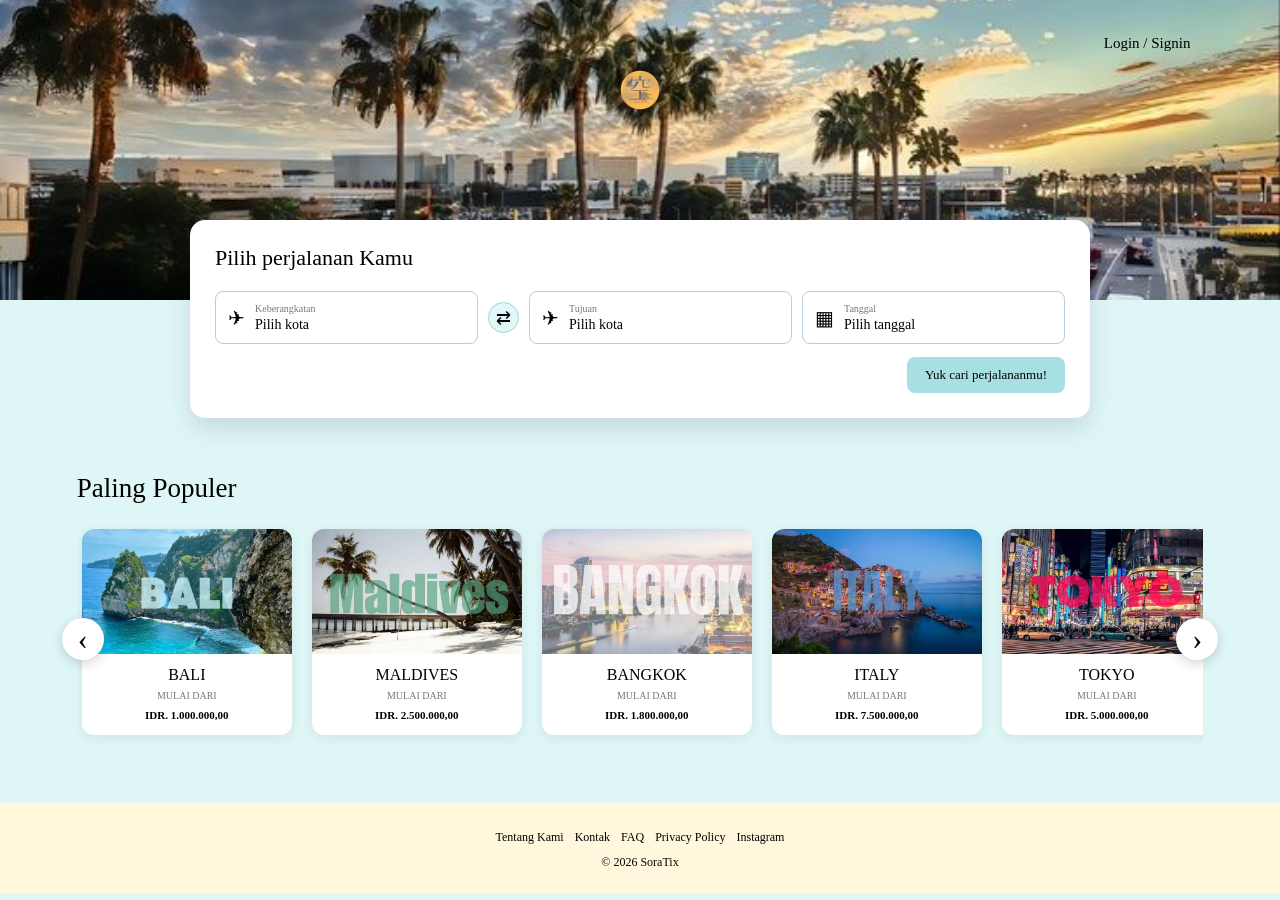
<file: soratix/index.html>
<!DOCTYPE html>
<html lang="id">

<head>

    <meta charset="UTF-8">

    <meta
        name="viewport"
        content="width=device-width, initial-scale=1.0">

    <title>SoraTix - Tiket Perjalanan</title>

    <link
        rel="stylesheet"
        href="style.css">

</head>


<body>

<div class="page">


    <!-- =========================
         HERO
    ========================== -->

    <section class="hero">

        <img
            src="assets/hero.jpg"
            alt="Travel">


        <nav class="navbar">


            <!-- LOGO -->

            <div class="logo">

                <img
                    src="assets/logo.png"
                    alt="SoraTix">

            </div>


            <!-- LOGIN / LOGOUT -->

            <div
                class="login-area"
                id="loginArea">

                <a
                    href="login.html"
                    class="login-btn">

                    Login / Signin

                </a>

            </div>


        </nav>

    </section>



    <!-- =========================
         SEARCH
    ========================== -->

    <section class="search-container">


        <h2>
            Pilih perjalanan Kamu
        </h2>


        <div class="search-form">


            <!-- KEBERANGKATAN -->

            <button
                class="location-box"
                onclick="bukaPilihan('keberangkatan')">

                <span class="icon">
                    ✈
                </span>


                <span class="field-content">

                    <span class="field-label">
                        Keberangkatan
                    </span>


                    <span
                        class="field-value"
                        id="keberangkatan">

                        Pilih kota

                    </span>

                </span>

            </button>



            <!-- SWAP -->

            <button
                class="swap-btn"
                onclick="tukarKota()">

                ⇄

            </button>



            <!-- TUJUAN -->

            <button
                class="location-box"
                onclick="bukaPilihan('tujuan')">

                <span class="icon">
                    ✈
                </span>


                <span class="field-content">

                    <span class="field-label">
                        Tujuan
                    </span>


                    <span
                        class="field-value"
                        id="tujuan">

                        Pilih kota

                    </span>

                </span>

            </button>



            <!-- TANGGAL -->

            <button
                class="date-box"
                onclick="bukaTanggal()">

                <span class="icon">
                    ▦
                </span>


                <span class="field-content">

                    <span class="field-label">
                        Tanggal
                    </span>


                    <span
                        class="field-value"
                        id="tanggal">

                        Pilih tanggal

                    </span>

                </span>

            </button>


        </div>



        <!-- CARI -->

        <button
            class="search-btn"
            onclick="cariPerjalanan()">

            Yuk cari perjalananmu!

        </button>


    </section>



    <!-- =========================
         POPULER
    ========================== -->

    <section class="popular">


        <div class="popular-header">

            <h2>
                Paling Populer
            </h2>

        </div>



        <div class="popular-carousel">


            <!-- PANAH KIRI -->

            <button
                class="popular-arrow left"
                onclick="geserPopuler(-1)">

                ‹

            </button>



            <!-- LIST -->

            <div
                class="popular-list"
                id="popularList">


                <!-- BALI -->

                <div class="destination-card">

                    <img
                        src="assets/bali.jpg"
                        alt="Bali">

                    <div class="destination-info">

                        <h3>
                            BALI
                        </h3>

                        <p>
                            MULAI DARI
                        </p>

                        <strong>
                            IDR. 1.000.000,00
                        </strong>

                    </div>

                </div>



                <!-- MALDIVES -->

                <div class="destination-card">

                    <img
                        src="assets/maldives.jpg"
                        alt="Maldives">

                    <div class="destination-info">

                        <h3>
                            MALDIVES
                        </h3>

                        <p>
                            MULAI DARI
                        </p>

                        <strong>
                            IDR. 2.500.000,00
                        </strong>

                    </div>

                </div>



                <!-- BANGKOK -->

                <div class="destination-card">

                    <img
                        src="assets/bkk.jpg"
                        alt="Bangkok">

                    <div class="destination-info">

                        <h3>
                            BANGKOK
                        </h3>

                        <p>
                            MULAI DARI
                        </p>

                        <strong>
                            IDR. 1.800.000,00
                        </strong>

                    </div>

                </div>



                <!-- ITALY -->

                <div class="destination-card">

                    <img
                        src="assets/italy.jpg"
                        alt="Italy">

                    <div class="destination-info">

                        <h3>
                            ITALY
                        </h3>

                        <p>
                            MULAI DARI
                        </p>

                        <strong>
                            IDR. 7.500.000,00
                        </strong>

                    </div>

                </div>



                <!-- TOKYO -->

                <div class="destination-card">

                    <img
                        src="assets/tokyo.jpg"
                        alt="Tokyo">

                    <div class="destination-info">

                        <h3>
                            TOKYO
                        </h3>

                        <p>
                            MULAI DARI
                        </p>

                        <strong>
                            IDR. 5.000.000,00
                        </strong>

                    </div>

                </div>



                <!-- PARIS -->

                <div class="destination-card">

                    <img
                        src="assets/paris.jpg"
                        alt="Paris">

                    <div class="destination-info">

                        <h3>
                            PARIS
                        </h3>

                        <p>
                            MULAI DARI
                        </p>

                        <strong>
                            IDR. 8.000.000,00
                        </strong>

                    </div>

                </div>



                <!-- SEOUL -->

                <div class="destination-card">

                    <img
                        src="assets/seoul.jpg"
                        alt="Seoul">

                    <div class="destination-info">

                        <h3>
                            SEOUL
                        </h3>

                        <p>
                            MULAI DARI
                        </p>

                        <strong>
                            IDR. 4.500.000,00
                        </strong>

                    </div>

                </div>



                <!-- DUBAI -->

                <div class="destination-card">

                    <img
                        src="assets/dubai.jpg"
                        alt="Dubai">

                    <div class="destination-info">

                        <h3>
                            DUBAI
                        </h3>

                        <p>
                            MULAI DARI
                        </p>

                        <strong>
                            IDR. 6.500.000,00
                        </strong>

                    </div>

                </div>


            </div>



            <!-- PANAH KANAN -->

            <button
                class="popular-arrow right"
                onclick="geserPopuler(1)">

                ›

            </button>


        </div>

    </section>



    <!-- FOOTER -->

    <footer>


        <div class="footer-links">

            <a href="#">
                Tentang Kami
            </a>

            <a href="#">
                Kontak
            </a>

            <a href="#">
                FAQ
            </a>

            <a href="#">
                Privacy Policy
            </a>

            <a href="#">
                Instagram
            </a>

        </div>


        <p>
            © 2026 SoraTix
        </p>


    </footer>


</div>



<!-- MODAL KOTA -->

<div
    class="modal"
    id="kotaModal">


    <div class="modal-content">


        <button
            class="close-btn"
            onclick="tutupModal()">

            ×

        </button>


        <h2 id="judulModal">
            Pilih Kota
        </h2>



        <div class="airport-list">


            <button
                class="airport-item"
                onclick="pilihKota('Jakarta', 'Soekarno-Hatta', 'CGK')">

                <strong>
                    Jakarta - CGK
                </strong>

                <small>
                    Soekarno-Hatta International Airport
                </small>

            </button>



            <button
                class="airport-item"
                onclick="pilihKota('Jakarta', 'Halim Perdanakusuma', 'HLP')">

                <strong>
                    Jakarta - HLP
                </strong>

                <small>
                    Halim Perdanakusuma Airport
                </small>

            </button>



            <button
                class="airport-item"
                onclick="pilihKota('Bandung', 'Husein Sastranegara', 'BDO')">

                <strong>
                    Bandung - BDO
                </strong>

                <small>
                    Husein Sastranegara Airport
                </small>

            </button>



            <button
                class="airport-item"
                onclick="pilihKota('Surabaya', 'Juanda', 'SUB')">

                <strong>
                    Surabaya - SUB
                </strong>

                <small>
                    Juanda International Airport
                </small>

            </button>



            <button
                class="airport-item"
                onclick="pilihKota('Yogyakarta', 'Yogyakarta International', 'YIA')">

                <strong>
                    Yogyakarta - YIA
                </strong>

                <small>
                    Yogyakarta International Airport
                </small>

            </button>



            <button
                class="airport-item"
                onclick="pilihKota('Denpasar', 'I Gusti Ngurah Rai', 'DPS')">

                <strong>
                    Denpasar - DPS
                </strong>

                <small>
                    I Gusti Ngurah Rai International Airport
                </small>

            </button>



            <button
                class="airport-item"
                onclick="pilihKota('Medan', 'Kualanamu', 'KNO')">

                <strong>
                    Medan - KNO
                </strong>

                <small>
                    Kualanamu International Airport
                </small>

            </button>



            <button
                class="airport-item"
                onclick="pilihKota('Makassar', 'Sultan Hasanuddin', 'UPG')">

                <strong>
                    Makassar - UPG
                </strong>

                <small>
                    Sultan Hasanuddin International Airport
                </small>

            </button>


        </div>

    </div>

</div>



<script src="script.js"></script>

</body>

</html>
</file>
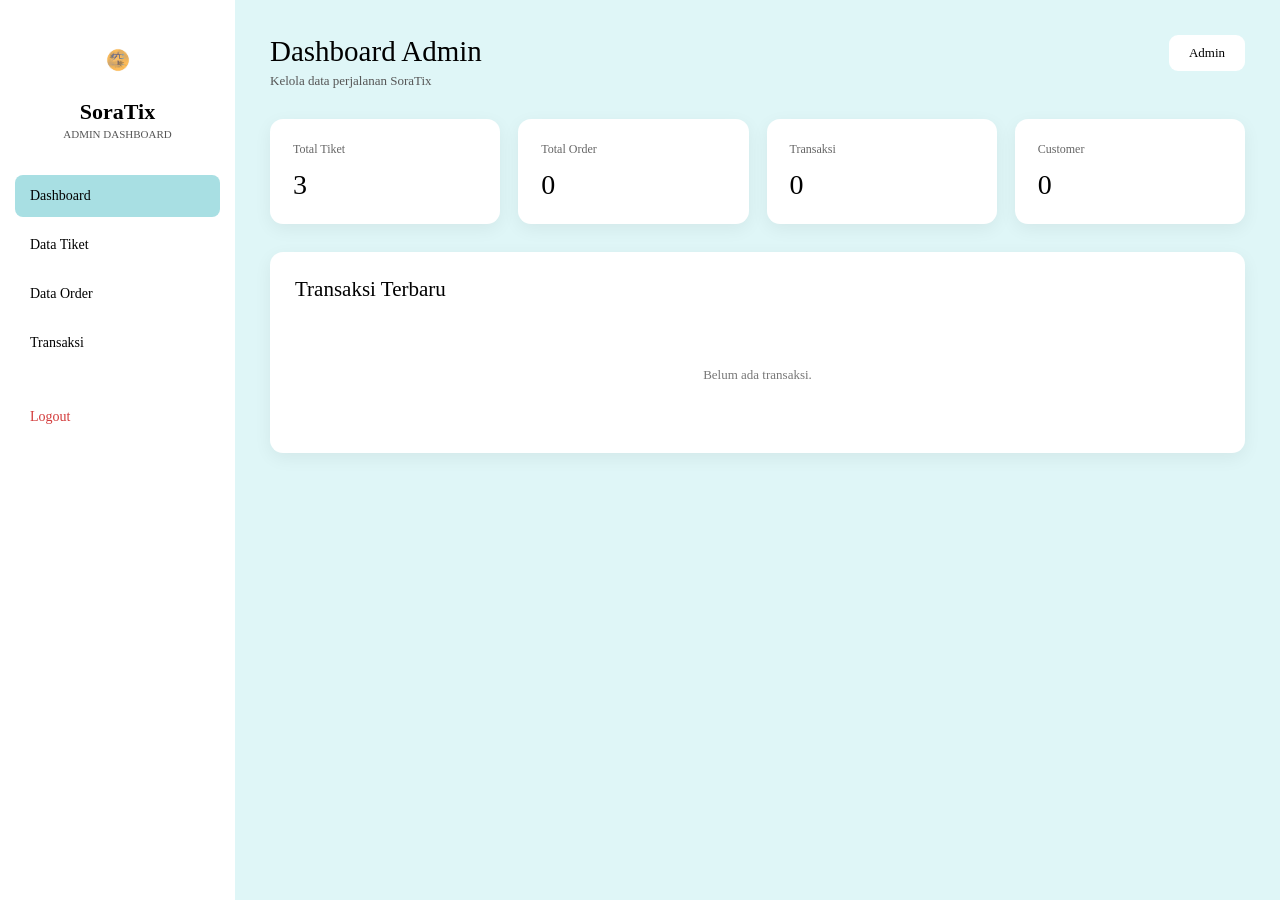
<file: soratix/admin.html>
<!DOCTYPE html>
<html lang="id">

<head>

    <meta charset="UTF-8">

    <meta
        name="viewport"
        content="width=device-width, initial-scale=1.0">

    <title>Dashboard Admin - SoraTix</title>


    <style>

        * {
            margin: 0;
            padding: 0;
            box-sizing: border-box;
        }


        body {

            font-family:
                Georgia,
                "Times New Roman",
                serif;

            background-color: #dff6f7;

            color: #000000;

            min-height: 100vh;
        }


        /* =========================
           LAYOUT
        ========================== */

        .admin-layout {

            display: flex;

            min-height: 100vh;
        }


        /* =========================
           SIDEBAR
        ========================== */

        .sidebar {

            width: 235px;

            background-color: #ffffff;

            padding: 35px 15px;

            flex-shrink: 0;
        }


        .sidebar-logo {

            text-align: center;

            margin-bottom: 35px;
        }


        .sidebar-logo img {

            width: 50px;

            height: 50px;

            object-fit: contain;

            margin-bottom: 10px;
        }


        .sidebar-logo h1 {

            font-size: 22px;

            margin-bottom: 3px;
        }


        .sidebar-logo p {

            font-size: 11px;

            color: #555555;
        }


        /* =========================
           MENU
        ========================== */

        .menu {

            display: flex;

            flex-direction: column;

            gap: 7px;
        }


        .menu button {

            width: 100%;

            border: none;

            background-color: transparent;

            text-align: left;

            padding: 13px 15px;

            border-radius: 8px;

            font-family: inherit;

            font-size: 14px;

            cursor: pointer;
        }


        .menu button:hover {

            background-color: #eefafa;
        }


        .menu button.active {

            background-color: #a8dfe3;
        }


        .logout {

            color: #d33b3b !important;

            margin-top: 25px;
        }


        /* =========================
           MAIN
        ========================== */

        .main {

            flex: 1;

            padding: 35px;

            min-width: 0;
        }


        /* =========================
           HEADER
        ========================== */

        .top-header {

            display: flex;

            align-items: flex-start;

            justify-content: space-between;

            margin-bottom: 30px;
        }


        .top-header h2 {

            font-size: 29px;

            font-weight: normal;

            margin-bottom: 5px;
        }


        .top-header p {

            font-size: 13px;

            color: #555555;
        }


        .admin-name {

            background-color: #ffffff;

            border-radius: 9px;

            padding: 10px 20px;

            font-size: 13px;
        }


        /* =========================
           PAGE
        ========================== */

        .page {

            display: none;
        }


        .page.active {

            display: block;
        }


        /* =========================
           STAT
        ========================== */

        .stats {

            display: grid;

            grid-template-columns:
                repeat(4, 1fr);

            gap: 18px;

            margin-bottom: 28px;
        }


        .stat-card {

            background-color: #ffffff;

            border-radius: 13px;

            padding: 23px;

            box-shadow:
                0 5px 18px
                rgba(0, 0, 0, 0.06);
        }


        .stat-card p {

            font-size: 12px;

            color: #666666;

            margin-bottom: 12px;
        }


        .stat-card h3 {

            font-size: 28px;

            font-weight: normal;
        }


        /* =========================
           CARD
        ========================== */

        .card {

            background-color: #ffffff;

            border-radius: 13px;

            padding: 25px;

            box-shadow:
                0 5px 18px
                rgba(0, 0, 0, 0.06);

            overflow-x: auto;
        }


        .card-header {

            display: flex;

            align-items: center;

            justify-content: space-between;

            margin-bottom: 20px;
        }


        .card-header h3 {

            font-size: 21px;

            font-weight: normal;
        }


        /* =========================
           TABLE
        ========================== */

        table {

            width: 100%;

            border-collapse: collapse;

            min-width: 750px;
        }


        th {

            background-color: #f1f8f9;

            padding: 13px;

            text-align: left;

            font-size: 12px;

            font-weight: normal;
        }


        td {

            padding: 14px 13px;

            border-bottom:
                1px solid #eeeeee;

            font-size: 12px;
        }


        /* =========================
           STATUS
        ========================== */

        .status {

            display: inline-block;

            padding: 5px 9px;

            border-radius: 6px;

            font-size: 10px;
        }


        .tersedia {

            background-color: #dff5e5;

            color: #24753a;
        }


        .menunggu {

            background-color: #fff0c9;

            color: #8b6500;
        }


        .disetujui {

            background-color: #dff5e5;

            color: #24753a;
        }


        .ditolak {

            background-color: #ffdede;

            color: #a52c2c;
        }


        /* =========================
           BUTTON
        ========================== */

        .btn {

            border: none;

            border-radius: 6px;

            padding: 7px 11px;

            font-family: inherit;

            font-size: 11px;

            cursor: pointer;

            margin-right: 4px;
        }


        .btn-acc {

            background-color: #a8dfb5;
        }


        .btn-acc:hover {

            background-color: #8ed2a0;
        }


        .btn-tolak {

            background-color: #f2b4b4;
        }


        .btn-tolak:hover {

            background-color: #e99b9b;
        }


        .btn-add {

            background-color: #a8dfe3;

            padding: 10px 15px;

            font-size: 12px;
        }


        /* =========================
           EMPTY
        ========================== */

        .empty {

            text-align: center;

            padding: 45px 20px;

            color: #777777;

            font-size: 13px;
        }


        /* =========================
           MODAL TAMBAH TIKET
        ========================== */

        .modal {

            display: none;

            position: fixed;

            inset: 0;

            background-color:
                rgba(0, 0, 0, 0.4);

            align-items: center;

            justify-content: center;

            z-index: 100;
        }


        .modal-content {

            width: 90%;

            max-width: 430px;

            background-color: #ffffff;

            border-radius: 14px;

            padding: 25px;
        }


        .modal-content h3 {

            font-size: 21px;

            font-weight: normal;

            margin-bottom: 20px;
        }


        .form-group {

            margin-bottom: 15px;
        }


        .form-group label {

            display: block;

            font-size: 12px;

            margin-bottom: 6px;
        }


        .form-group input {

            width: 100%;

            height: 40px;

            border:
                1px solid #c7d9df;

            border-radius: 7px;

            padding: 0 10px;

            font-family: inherit;

            outline: none;
        }


        .modal-buttons {

            display: flex;

            gap: 10px;

            margin-top: 20px;
        }


        .modal-buttons button {

            flex: 1;

            height: 42px;

            border: none;

            border-radius: 7px;

            font-family: inherit;

            cursor: pointer;
        }


        .save-btn {

            background-color: #a8dfe3;
        }


        .cancel-btn {

            background-color: #eeeeee;
        }


        /* =========================
           RESPONSIVE
        ========================== */

        @media (max-width: 900px) {

            .stats {

                grid-template-columns:
                    repeat(2, 1fr);
            }

        }


        @media (max-width: 700px) {

            .admin-layout {

                flex-direction: column;
            }


            .sidebar {

                width: 100%;

                padding: 20px;
            }


            .sidebar-logo {

                margin-bottom: 20px;
            }


            .menu {

                display: grid;

                grid-template-columns:
                    repeat(2, 1fr);
            }


            .logout {

                margin-top: 0;
            }


            .main {

                padding: 20px;
            }

        }


        @media (max-width: 480px) {

            .stats {

                grid-template-columns: 1fr;
            }


            .top-header h2 {

                font-size: 24px;
            }

        }

    </style>

</head>


<body>


<div class="admin-layout">


    <!-- =========================
         SIDEBAR
    ========================== -->

    <aside class="sidebar">


        <div class="sidebar-logo">

            <img
                src="assets/logo.png"
                alt="SoraTix">

            <h1>
                SoraTix
            </h1>

            <p>
                ADMIN DASHBOARD
            </p>

        </div>


        <nav class="menu">


            <button
                class="active"
                onclick="bukaHalaman('dashboard', this)">

                Dashboard

            </button>


            <button
                onclick="bukaHalaman('tiket', this)">

                Data Tiket

            </button>


            <button
                onclick="bukaHalaman('order', this)">

                Data Order

            </button>


            <button
                onclick="bukaHalaman('transaksi', this)">

                Transaksi

            </button>


            <button
                class="logout"
                onclick="logout()">

                Logout

            </button>


        </nav>

    </aside>



    <!-- =========================
         MAIN
    ========================== -->

    <main class="main">


        <header class="top-header">

            <div>

                <h2>
                    Dashboard Admin
                </h2>

                <p>
                    Kelola data perjalanan SoraTix
                </p>

            </div>


            <div class="admin-name">
                Admin
            </div>

        </header>



        <!-- =========================
             DASHBOARD
        ========================== -->

        <section
            id="dashboard"
            class="page active">


            <div class="stats">


                <div class="stat-card">

                    <p>
                        Total Tiket
                    </p>

                    <h3 id="totalTiket">
                        3
                    </h3>

                </div>


                <div class="stat-card">

                    <p>
                        Total Order
                    </p>

                    <h3 id="totalOrder">
                        0
                    </h3>

                </div>


                <div class="stat-card">

                    <p>
                        Transaksi
                    </p>

                    <h3 id="totalTransaksi">
                        0
                    </h3>

                </div>


                <div class="stat-card">

                    <p>
                        Customer
                    </p>

                    <h3 id="totalCustomer">
                        0
                    </h3>

                </div>


            </div>



            <div class="card">


                <div class="card-header">

                    <h3>
                        Transaksi Terbaru
                    </h3>

                </div>


                <div id="dashboardTransaction">

                </div>


            </div>


        </section>



        <!-- =========================
             DATA TIKET
        ========================== -->

        <section
            id="tiket"
            class="page">


            <div class="card">


                <div class="card-header">

                    <h3>
                        Data Tiket
                    </h3>


                    <button
                        class="btn btn-add"
                        onclick="bukaModal()">

                        + Tambah Tiket

                    </button>

                </div>


                <table>

                    <thead>

                        <tr>

                            <th>
                                Kode
                            </th>

                            <th>
                                Tujuan
                            </th>

                            <th>
                                Maskapai
                            </th>

                            <th>
                                Harga
                            </th>

                            <th>
                                Status
                            </th>

                        </tr>

                    </thead>


                    <tbody id="tabelTiket">

                        <tr>

                            <td>
                                ST001
                            </td>

                            <td>
                                Jakarta - Bali
                            </td>

                            <td>
                                SoraTix Airlines
                            </td>

                            <td>
                                IDR 1.250.000
                            </td>

                            <td>
                                <span class="status tersedia">
                                    Tersedia
                                </span>
                            </td>

                        </tr>


                        <tr>

                            <td>
                                ST002
                            </td>

                            <td>
                                Jakarta - Bangkok
                            </td>

                            <td>
                                SoraTix Airlines
                            </td>

                            <td>
                                IDR 1.800.000
                            </td>

                            <td>
                                <span class="status tersedia">
                                    Tersedia
                                </span>
                            </td>

                        </tr>


                        <tr>

                            <td>
                                ST003
                            </td>

                            <td>
                                Jakarta - Tokyo
                            </td>

                            <td>
                                SoraTix Airlines
                            </td>

                            <td>
                                IDR 5.000.000
                            </td>

                            <td>
                                <span class="status tersedia">
                                    Tersedia
                                </span>
                            </td>

                        </tr>


                    </tbody>

                </table>


            </div>


        </section>



        <!-- =========================
             DATA ORDER
        ========================== -->

        <section
            id="order"
            class="page">


            <div class="card">


                <div class="card-header">

                    <h3>
                        Data Order
                    </h3>

                </div>


                <div id="orderContainer">

                </div>


            </div>


        </section>



        <!-- =========================
             TRANSAKSI
        ========================== -->

        <section
            id="transaksi"
            class="page">


            <div class="card">


                <div class="card-header">

                    <h3>
                        Data Transaksi
                    </h3>

                </div>


                <div id="transaksiContainer">

                </div>


            </div>


        </section>


    </main>


</div>



<!-- =========================
     MODAL TAMBAH TIKET
========================== -->

<div
    class="modal"
    id="modalTiket">


    <div class="modal-content">


        <h3>
            Tambah Tiket
        </h3>


        <div class="form-group">

            <label>
                Kode Tiket
            </label>

            <input
                type="text"
                id="inputKode"
                placeholder="ST004">

        </div>


        <div class="form-group">

            <label>
                Tujuan
            </label>

            <input
                type="text"
                id="inputTujuan"
                placeholder="Jakarta - Paris">

        </div>


        <div class="form-group">

            <label>
                Maskapai
            </label>

            <input
                type="text"
                id="inputMaskapai"
                placeholder="SoraTix Airlines">

        </div>


        <div class="form-group">

            <label>
                Harga
            </label>

            <input
                type="number"
                id="inputHarga"
                placeholder="5000000">

        </div>


        <div class="modal-buttons">

            <button
                class="cancel-btn"
                onclick="tutupModal()">

                Batal

            </button>


            <button
                class="save-btn"
                onclick="tambahTiket()">

                Simpan

            </button>

        </div>


    </div>

</div>



<script>


    /* =========================
       DATA TIKET
    ========================== */

    let daftarTiket = [

        {
            kode: "ST001",
            tujuan: "Jakarta - Bali",
            maskapai: "SoraTix Airlines",
            harga: 1250000
        },

        {
            kode: "ST002",
            tujuan: "Jakarta - Bangkok",
            maskapai: "SoraTix Airlines",
            harga: 1800000
        },

        {
            kode: "ST003",
            tujuan: "Jakarta - Tokyo",
            maskapai: "SoraTix Airlines",
            harga: 5000000
        }

    ];



    /* =========================
       PINDAH HALAMAN
    ========================== */

    function bukaHalaman(nama, tombol) {


        const semuaHalaman =
            document.querySelectorAll(".page");


        semuaHalaman.forEach(
            function(halaman) {

                halaman.classList.remove(
                    "active"
                );

            }
        );


        document.getElementById(
            nama
        ).classList.add("active");


        const semuaTombol =
            document.querySelectorAll(
                ".menu button"
            );


        semuaTombol.forEach(
            function(btn) {

                btn.classList.remove(
                    "active"
                );

            }
        );


        tombol.classList.add("active");


        if (nama === "order") {

            tampilkanOrder();

        }


        if (nama === "transaksi") {

            tampilkanTransaksi();

        }


        if (nama === "dashboard") {

            updateDashboard();

        }

    }



    /* =========================
       FORMAT RUPIAH
    ========================== */

    function rupiah(angka) {

        return "IDR " +
            Number(angka)
            .toLocaleString("id-ID");

    }



    /* =========================
       AMBIL ORDER
    ========================== */

    function ambilOrder() {

        return JSON.parse(
            localStorage.getItem(
                "orderTerbaru"
            )
        );

    }



    /* =========================
       AMBIL TRANSAKSI
    ========================== */

    function ambilTransaksi() {

        return JSON.parse(
            localStorage.getItem(
                "transaksiTerbaru"
            )
        );

    }



    /* =========================
       DATA ORDER
    ========================== */

    function tampilkanOrder() {


        const container =
            document.getElementById(
                "orderContainer"
            );


        const order =
            ambilOrder();


        if (!order) {

            container.innerHTML = `
                
                <div class="empty">
                    Belum ada order dari customer.
                </div>

            `;

            return;

        }


        container.innerHTML = `

            <table>

                <thead>

                    <tr>

                        <th>ID Order</th>

                        <th>Customer</th>

                        <th>Tiket</th>

                        <th>Rute</th>

                        <th>Tanggal</th>

                        <th>Total</th>

                        <th>Status</th>

                    </tr>

                </thead>


                <tbody>

                    <tr>

                        <td>
                            ${order.idOrder}
                        </td>

                        <td>
                            ${order.customer}
                        </td>

                        <td>
                            ${order.kodeTiket}
                        </td>

                        <td>
                            ${order.asal}
                            →
                            ${order.tujuan}
                        </td>

                        <td>
                            ${order.tanggal}
                        </td>

                        <td>
                            ${rupiah(order.total)}
                        </td>

                        <td>
                            ${buatStatus(order.status)}
                        </td>

                    </tr>

                </tbody>

            </table>

        `;

    }



    /* =========================
       DATA TRANSAKSI
    ========================== */

    function tampilkanTransaksi() {


        const container =
            document.getElementById(
                "transaksiContainer"
            );


        const transaksi =
            ambilTransaksi();


        if (!transaksi) {

            container.innerHTML = `

                <div class="empty">
                    Belum ada transaksi dari customer.
                </div>

            `;

            return;

        }


        const sudahDiproses =
            transaksi.status ===
                "Disetujui" ||
            transaksi.status ===
                "Ditolak";


        container.innerHTML = `

            <table>

                <thead>

                    <tr>

                        <th>ID Transaksi</th>

                        <th>ID Order</th>

                        <th>Customer</th>

                        <th>Metode</th>

                        <th>Total</th>

                        <th>Status</th>

                        <th>Aksi</th>

                    </tr>

                </thead>


                <tbody>

                    <tr>

                        <td>
                            ${transaksi.idTransaksi}
                        </td>

                        <td>
                            ${transaksi.idOrder}
                        </td>

                        <td>
                            ${transaksi.customer}
                        </td>

                        <td>
                            ${transaksi.metodePembayaran}
                        </td>

                        <td>
                            ${rupiah(transaksi.total)}
                        </td>

                        <td>
                            ${buatStatus(
                                transaksi.status
                            )}
                        </td>

                        <td>

                            ${
                                sudahDiproses

                                ?

                                `<span style="font-size:11px;color:#777;">
                                    Sudah diproses
                                </span>`

                                :

                                `
                                <button
                                    class="btn btn-acc"
                                    onclick="accTransaksi()">

                                    ACC

                                </button>

                                <button
                                    class="btn btn-tolak"
                                    onclick="tolakTransaksi()">

                                    Tolak

                                </button>
                                `
                            }

                        </td>

                    </tr>

                </tbody>

            </table>

        `;

    }



    /* =========================
       STATUS
    ========================== */

    function buatStatus(status) {


        let kelas = "menunggu";


        if (status === "Disetujui") {

            kelas = "disetujui";

        }


        if (status === "Ditolak") {

            kelas = "ditolak";

        }


        return `

            <span class="status ${kelas}">

                ${status}

            </span>

        `;

    }



    /* =========================
       ACC TRANSAKSI
    ========================== */

    function accTransaksi() {


        const transaksi =
            ambilTransaksi();


        const order =
            ambilOrder();


        if (!transaksi) {

            return;

        }


        transaksi.status =
            "Disetujui";


        if (order) {

            order.status =
                "Disetujui";


            order.statusTransaksi =
                "Disetujui";


            localStorage.setItem(

                "orderTerbaru",

                JSON.stringify(order)

            );

        }


        localStorage.setItem(

            "transaksiTerbaru",

            JSON.stringify(transaksi)

        );


        localStorage.setItem(
    "notifCustomer",
    JSON.stringify({

        judul:
        "Pesanan Berhasil Disetujui",

        pesan:
        "Pembayaran kamu sudah dikonfirmasi oleh Admin SoraTix.",

        status:
        "Disetujui",

        waktu:
        new Date().toLocaleString()

    })
);


alert(
"Pesanan berhasil disetujui."
);


tampilkanTransaksi();

updateDashboard();
}



    /* =========================
       TOLAK TRANSAKSI
    ========================== */

    function tolakTransaksi() {


        const transaksi =
            ambilTransaksi();


        const order =
            ambilOrder();


        if (!transaksi) {

            return;

        }


        transaksi.status =
            "Ditolak";


        if (order) {

            order.status =
                "Ditolak";


            order.statusTransaksi =
                "Ditolak";


            localStorage.setItem(

                "orderTerbaru",

                JSON.stringify(order)

            );

        }


        localStorage.setItem(

            "transaksiTerbaru",

            JSON.stringify(transaksi)

        );


       localStorage.setItem(
    "notifCustomer",
    JSON.stringify({

        judul:
        "Pesanan Ditolak",

        pesan:
        "Mohon maaf, transaksi tiket kamu ditolak oleh Admin.",

        status:
        "Ditolak",

        waktu:
        new Date().toLocaleString()

    })
);


alert(
"Pesanan ditolak."
);

        tampilkanTransaksi();

        updateDashboard();

    }



    /* =========================
       DASHBOARD
    ========================== */

    function updateDashboard() {


        const order =
            ambilOrder();


        const transaksi =
            ambilTransaksi();


        document.getElementById(
            "totalTiket"
        ).innerText =
            daftarTiket.length;


        document.getElementById(
            "totalOrder"
        ).innerText =
            order ? 1 : 0;


        document.getElementById(
            "totalTransaksi"
        ).innerText =
            transaksi ? 1 : 0;


        document.getElementById(
            "totalCustomer"
        ).innerText =
            order ? 1 : 0;



        const dashboard =
            document.getElementById(
                "dashboardTransaction"
            );


        if (!transaksi) {

            dashboard.innerHTML = `

                <div class="empty">
                    Belum ada transaksi.
                </div>

            `;

            return;

        }


        dashboard.innerHTML = `

            <table>

                <thead>

                    <tr>

                        <th>
                            ID Transaksi
                        </th>

                        <th>
                            Customer
                        </th>

                        <th>
                            Total
                        </th>

                        <th>
                            Status
                        </th>

                    </tr>

                </thead>


                <tbody>

                    <tr>

                        <td>
                            ${transaksi.idTransaksi}
                        </td>

                        <td>
                            ${transaksi.customer}
                        </td>

                        <td>
                            ${rupiah(
                                transaksi.total
                            )}
                        </td>

                        <td>
                            ${buatStatus(
                                transaksi.status
                            )}
                        </td>

                    </tr>

                </tbody>

            </table>

        `;

    }



    /* =========================
       MODAL TIKET
    ========================== */

    function bukaModal() {

        document.getElementById(
            "modalTiket"
        ).style.display = "flex";

    }


    function tutupModal() {

        document.getElementById(
            "modalTiket"
        ).style.display = "none";

    }



    /* =========================
       TAMBAH TIKET
    ========================== */

    function tambahTiket() {


        const kode =
            document.getElementById(
                "inputKode"
            ).value.trim();


        const tujuan =
            document.getElementById(
                "inputTujuan"
            ).value.trim();


        const maskapai =
            document.getElementById(
                "inputMaskapai"
            ).value.trim();


        const harga =
            document.getElementById(
                "inputHarga"
            ).value;


        if (
            !kode ||
            !tujuan ||
            !maskapai ||
            !harga
        ) {

            alert(
                "Semua data tiket harus diisi."
            );

            return;

        }


        daftarTiket.push({

            kode: kode,

            tujuan: tujuan,

            maskapai: maskapai,

            harga: Number(harga)

        });


        renderTiket();


        tutupModal();


        document.getElementById(
            "inputKode"
        ).value = "";


        document.getElementById(
            "inputTujuan"
        ).value = "";


        document.getElementById(
            "inputMaskapai"
        ).value = "";


        document.getElementById(
            "inputHarga"
        ).value = "";


        updateDashboard();


        alert(
            "Tiket berhasil ditambahkan."
        );

    }



    /* =========================
       RENDER TIKET
    ========================== */

    function renderTiket() {


        const tbody =
            document.getElementById(
                "tabelTiket"
            );


        tbody.innerHTML = "";


        daftarTiket.forEach(
            function(tiket) {


                tbody.innerHTML += `

                    <tr>

                        <td>
                            ${tiket.kode}
                        </td>

                        <td>
                            ${tiket.tujuan}
                        </td>

                        <td>
                            ${tiket.maskapai}
                        </td>

                        <td>
                            ${rupiah(
                                tiket.harga
                            )}
                        </td>

                        <td>

                            <span
                                class="status tersedia">

                                Tersedia

                            </span>

                        </td>

                    </tr>

                `;

            }
        );

    }



    /* =========================
       LOGOUT
    ========================== */

    function logout() {


        localStorage.removeItem(
            "isLogin"
        );


        window.location.href =
            "index.html";

    }



    /* =========================
       LOAD AWAL
    ========================== */

    updateDashboard();

    renderTiket();


</script>


</body>

</html>
</file>
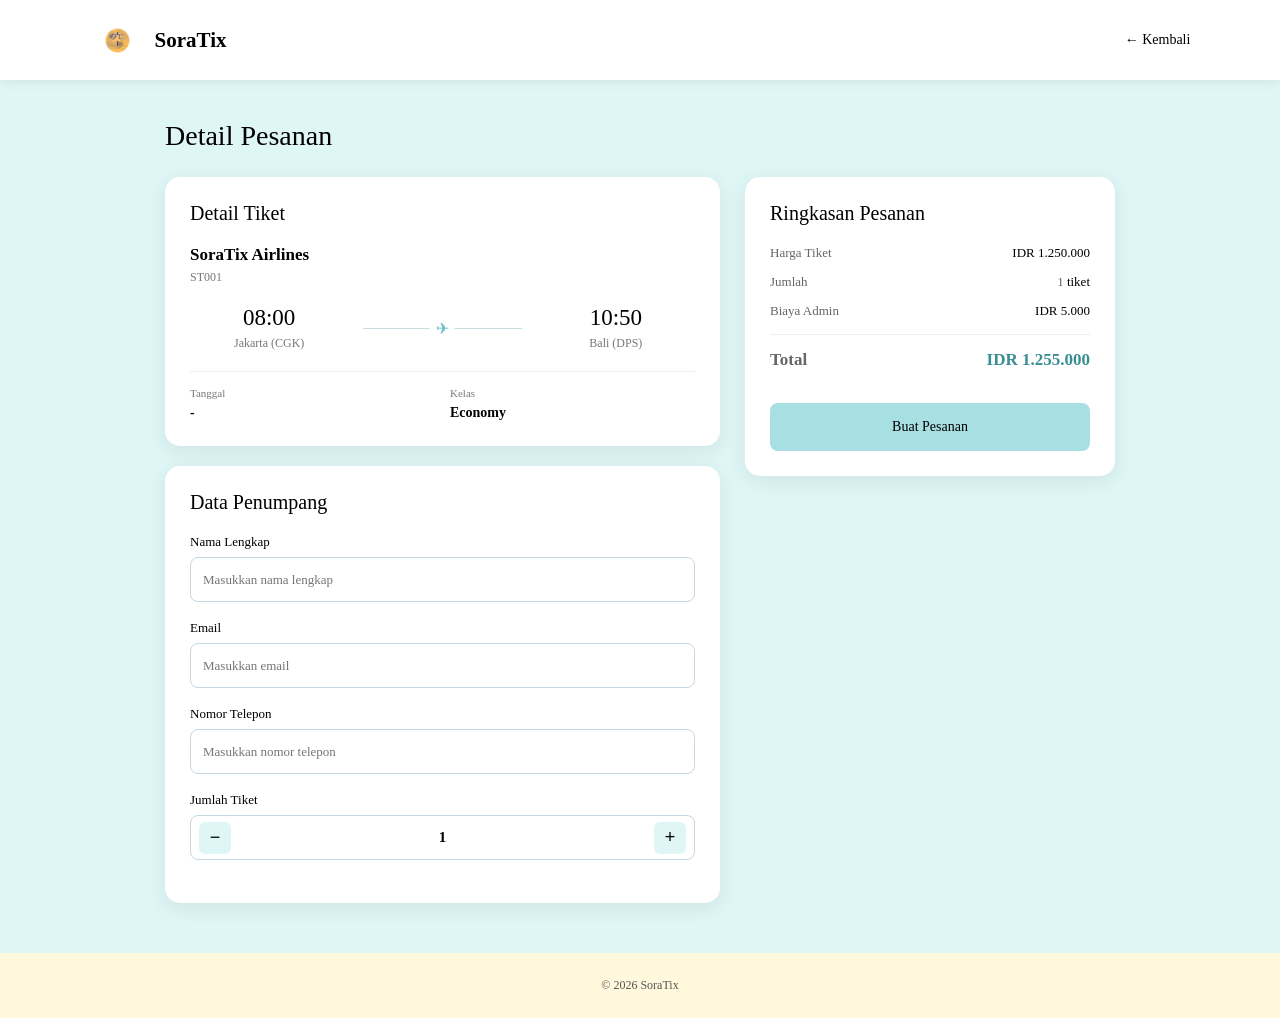
<file: soratix/detail.html>
<!doctype html>
<html lang="id">
  <head>
    <meta charset="UTF-8" />

    <meta name="viewport" content="width=device-width, initial-scale=1.0" />

    <title>Detail Pesanan - SoraTix</title>

    <style>
      * {
        margin: 0;
        padding: 0;
        box-sizing: border-box;
      }

      body {
        font-family: Georgia, "Times New Roman", serif;

        background-color: #dff6f7;

        color: #000000;

        min-height: 100vh;
      }

      /* =========================
           HEADER
        ========================== */

      .header {
        height: 80px;

        width: 100%;

        background-color: #ffffff;

        display: flex;

        align-items: center;

        justify-content: space-between;

        padding: 0 7%;

        box-shadow: 0 2px 10px rgba(0, 0, 0, 0.08);
      }

      .logo {
        display: flex;

        align-items: center;

        gap: 10px;
      }

      .logo img {
        width: 55px;

        height: 55px;

        object-fit: contain;
      }

      .logo span {
        font-size: 21px;

        font-weight: bold;
      }

      .back-btn {
        color: #000000;

        text-decoration: none;

        font-size: 14px;
      }

      .back-btn:hover {
        text-decoration: underline;
      }

      /* =========================
           CONTAINER
        ========================== */

      .container {
        width: 90%;

        max-width: 950px;

        margin: 40px auto;
      }

      .page-title {
        font-size: 28px;

        font-weight: normal;

        margin-bottom: 25px;
      }

      /* =========================
           LAYOUT
        ========================== */

      .content {
        display: grid;

        grid-template-columns: 1.2fr 0.8fr;

        gap: 25px;
      }

      /* =========================
           CARD
        ========================== */

      .card {
        background-color: #ffffff;

        border-radius: 15px;

        padding: 25px;

        box-shadow: 0 5px 20px rgba(0, 0, 0, 0.08);
      }

      .card-title {
        font-size: 20px;

        font-weight: normal;

        margin-bottom: 20px;
      }

      /* =========================
           TICKET
        ========================== */

      .airline {
        font-size: 17px;

        font-weight: bold;

        margin-bottom: 5px;
      }

      .ticket-code {
        font-size: 12px;

        color: #777777;

        margin-bottom: 20px;
      }

      .route {
        display: flex;

        align-items: center;

        justify-content: space-between;

        gap: 15px;

        margin-bottom: 20px;
      }

      .place {
        text-align: center;

        flex: 1;
      }

      .time {
        font-size: 23px;

        margin-bottom: 5px;
      }

      .airport {
        font-size: 12px;

        color: #777777;
      }

      .route-line {
        flex: 1;

        height: 1px;

        background-color: #c5dfe1;

        position: relative;
      }

      .route-line::after {
        content: "✈";

        position: absolute;

        left: 50%;

        top: 50%;

        transform: translate(-50%, -50%);

        color: #65bfc5;

        background-color: #ffffff;

        padding: 0 6px;
      }

      .ticket-info {
        border-top: 1px solid #eeeeee;

        padding-top: 15px;

        display: grid;

        grid-template-columns: 1fr 1fr;

        gap: 15px;
      }

      .info-item p {
        font-size: 11px;

        color: #777777;

        margin-bottom: 4px;
      }

      .info-item strong {
        font-size: 14px;
      }

      /* =========================
           FORM
        ========================== */

      .form-group {
        margin-bottom: 18px;
      }

      .form-group label {
        display: block;

        font-size: 13px;

        margin-bottom: 7px;
      }

      .form-group input {
        width: 100%;

        height: 45px;

        border: 1px solid #c6d7df;

        border-radius: 8px;

        padding: 0 12px;

        font-family: inherit;

        font-size: 13px;

        outline: none;
      }

      .form-group input:focus {
        border-color: #80cdd2;
      }

      /* =========================
           QUANTITY
        ========================== */

      .quantity-box {
        display: flex;

        align-items: center;

        justify-content: space-between;

        border: 1px solid #c6d7df;

        border-radius: 8px;

        height: 45px;

        padding: 0 8px;
      }

      .quantity-btn {
        width: 32px;

        height: 32px;

        border: none;

        border-radius: 6px;

        background-color: #dff6f7;

        cursor: pointer;

        font-size: 18px;
      }

      .quantity-btn:hover {
        background-color: #c4edef;
      }

      #jumlahTiket {
        font-size: 15px;

        font-weight: bold;
      }

      /* =========================
           SUMMARY
        ========================== */

      .summary-row {
        display: flex;

        justify-content: space-between;

        gap: 15px;

        margin-bottom: 13px;

        font-size: 13px;
      }

      .summary-row span:first-child {
        color: #666666;
      }

      .total {
        border-top: 1px solid #eeeeee;

        padding-top: 15px;

        margin-top: 15px;

        font-size: 17px;

        font-weight: bold;
      }

      .total span:last-child {
        color: #388e94;
      }

      /* =========================
           ORDER BUTTON
        ========================== */

      .order-btn {
        width: 100%;

        height: 48px;

        border: none;

        border-radius: 8px;

        background-color: #a8dfe3;

        font-family: inherit;

        font-size: 14px;

        cursor: pointer;

        margin-top: 20px;
      }

      .order-btn:hover {
        background-color: #8ed2d7;
      }

      /* =========================
           FOOTER
        ========================== */

      footer {
        background-color: #fff8dc;

        text-align: center;

        padding: 25px;

        margin-top: 50px;
      }

      footer p {
        font-size: 12px;

        color: #555555;
      }

      /* =========================
           RESPONSIVE
        ========================== */

      @media (max-width: 750px) {
        .content {
          grid-template-columns: 1fr;
        }
      }

      @media (max-width: 480px) {
        .header {
          padding: 0 5%;
        }

        .logo span {
          display: none;
        }

        .container {
          width: 94%;

          margin-top: 25px;
        }

        .card {
          padding: 20px;
        }

        .route {
          gap: 8px;
        }
      }
    </style>
  </head>

  <body>
    <!-- =========================
         HEADER
    ========================== -->

    <header class="header">
      <div class="logo">
        <img src="assets/logo.png" alt="SoraTix" />

        <span> SoraTix </span>
      </div>

      <a href="hasil.html" class="back-btn"> ← Kembali </a>
    </header>

    <!-- =========================
         CONTENT
    ========================== -->

    <main class="container">
      <h1 class="page-title">Detail Pesanan</h1>

      <div class="content">
        <!-- =====================
                 KIRI
            ====================== -->

        <div>
          <!-- TIKET -->

          <div class="card">
            <h2 class="card-title">Detail Tiket</h2>

            <p class="airline" id="maskapai">SoraTix Airlines</p>

            <p class="ticket-code" id="kodeTiket">ST001</p>

            <div class="route">
              <div class="place">
                <div class="time" id="jamBerangkat">08:00</div>

                <div class="airport" id="asal">Jakarta (CGK)</div>
              </div>

              <div class="route-line"></div>

              <div class="place">
                <div class="time" id="jamTiba">10:50</div>

                <div class="airport" id="tujuan">Bali (DPS)</div>
              </div>
            </div>

            <div class="ticket-info">
              <div class="info-item">
                <p>Tanggal</p>

                <strong id="tanggal"> - </strong>
              </div>

              <div class="info-item">
                <p>Kelas</p>

                <strong id="kelas"> Economy </strong>
              </div>
            </div>
          </div>

          <!-- DATA CUSTOMER -->

          <div class="card" style="margin-top: 20px">
            <h2 class="card-title">Data Penumpang</h2>

            <div class="form-group">
              <label for="nama"> Nama Lengkap </label>

              <input
                type="text"
                id="nama"
                placeholder="Masukkan nama lengkap"
                required
              />
            </div>

            <div class="form-group">
              <label for="email"> Email </label>

              <input
                type="email"
                id="email"
                placeholder="Masukkan email"
                required
              />
            </div>

            <div class="form-group">
              <label for="telepon"> Nomor Telepon </label>

              <input
                type="tel"
                id="telepon"
                placeholder="Masukkan nomor telepon"
                required
              />
            </div>

            <div class="form-group">
              <label> Jumlah Tiket </label>

              <div class="quantity-box">
                <button
                  type="button"
                  class="quantity-btn"
                  onclick="ubahJumlah(-1)"
                >
                  −
                </button>

                <span id="jumlahTiket"> 1 </span>

                <button
                  type="button"
                  class="quantity-btn"
                  onclick="ubahJumlah(1)"
                >
                  +
                </button>
              </div>
            </div>
          </div>
        </div>

        <!-- =====================
                 KANAN
            ====================== -->

        <div>
          <div class="card">
            <h2 class="card-title">Ringkasan Pesanan</h2>

            <div class="summary-row">
              <span> Harga Tiket </span>

              <span id="hargaTiket"> IDR 1.250.000 </span>
            </div>

            <div class="summary-row">
              <span> Jumlah </span>

              <span>
                <span id="jumlahRingkasan"> 1 </span>
                tiket
              </span>
            </div>

            <div class="summary-row">
              <span> Biaya Admin </span>

              <span> IDR 5.000 </span>
            </div>

            <div class="summary-row total">
              <span> Total </span>

              <span id="totalHarga"> IDR 1.255.000 </span>
            </div>

            <button class="order-btn" onclick="buatOrder()">
              Buat Pesanan
            </button>
          </div>
        </div>
      </div>
    </main>

    <footer>
      <p>© 2026 SoraTix</p>
    </footer>

    <script>
      /* =========================
           AMBIL TIKET
        ========================== */

      const dataTiket = JSON.parse(localStorage.getItem("tiketDipilih"));

      let jumlah = 1;

      const biayaAdmin = 5000;

      /* =========================
           FORMAT RUPIAH
        ========================== */

      function formatRupiah(angka) {
        return "IDR " + angka.toLocaleString("id-ID");
      }

      /* =========================
           TAMPILKAN TIKET
        ========================== */

      if (dataTiket) {
        document.getElementById("maskapai").innerText = dataTiket.maskapai;

        document.getElementById("kodeTiket").innerText = dataTiket.kode;

        document.getElementById("asal").innerText =
          dataTiket.asal + " (" + dataTiket.kodeAsal + ")";

        document.getElementById("tujuan").innerText =
          dataTiket.tujuan + " (" + dataTiket.kodeTujuan + ")";

        document.getElementById("jamBerangkat").innerText =
          dataTiket.jamBerangkat;

        document.getElementById("jamTiba").innerText = dataTiket.jamTiba;

        document.getElementById("tanggal").innerText = dataTiket.tanggal;

        document.getElementById("kelas").innerText = dataTiket.kelas;

        document.getElementById("hargaTiket").innerText = formatRupiah(
          dataTiket.harga,
        );

        hitungTotal();
      }

      /* =========================
           JUMLAH TIKET
        ========================== */

      function ubahJumlah(perubahan) {
        jumlah += perubahan;

        if (jumlah < 1) {
          jumlah = 1;
        }

        if (jumlah > 5) {
          jumlah = 5;
        }

        document.getElementById("jumlahTiket").innerText = jumlah;

        document.getElementById("jumlahRingkasan").innerText = jumlah;

        hitungTotal();
      }

      /* =========================
           HITUNG TOTAL
        ========================== */

      function hitungTotal() {
        if (!dataTiket) {
          return;
        }

        const total = dataTiket.harga * jumlah + biayaAdmin;

        document.getElementById("totalHarga").innerText = formatRupiah(total);
      }

      /* =========================
           BUAT ORDER
        ========================== */

      function buatOrder() {
        const nama = document.getElementById("nama").value.trim();

        const email = document.getElementById("email").value.trim();

        const telepon = document.getElementById("telepon").value.trim();

        if (!nama) {
          alert("Silakan isi nama lengkap.");

          return;
        }

        if (!email) {
          alert("Silakan isi email.");

          return;
        }

        if (!telepon) {
          alert("Silakan isi nomor telepon.");

          return;
        }

        const total = dataTiket.harga * jumlah + biayaAdmin;

        /* =====================
               BUAT ID ORDER
            ====================== */

        const idOrder = "ORD" + Date.now();

        /* =====================
               DATA ORDER
            ====================== */

        const order = {
          idOrder: idOrder,

          customer: nama,

          email: email,

          telepon: telepon,

          kodeTiket: dataTiket.kode,

          maskapai: dataTiket.maskapai,

          asal: dataTiket.asal,

          tujuan: dataTiket.tujuan,

          kodeAsal: dataTiket.kodeAsal,

          kodeTujuan: dataTiket.kodeTujuan,

          tanggal: dataTiket.tanggal,

          jamBerangkat: dataTiket.jamBerangkat,

          jamTiba: dataTiket.jamTiba,

          kelas: dataTiket.kelas,

          jumlah: jumlah,

          hargaTiket: dataTiket.harga,

          biayaAdmin: biayaAdmin,

          total: total,

          status: "Menunggu Pembayaran",
        };

        /* =====================
               SIMPAN ORDER
            ====================== */

        localStorage.setItem("orderTerbaru", JSON.stringify(order));

        /* =====================
               MASUK TRANSAKSI
            ====================== */

        window.location.href = "transaksi.html";
      }
    </script>
  </body>
</html>
</file>
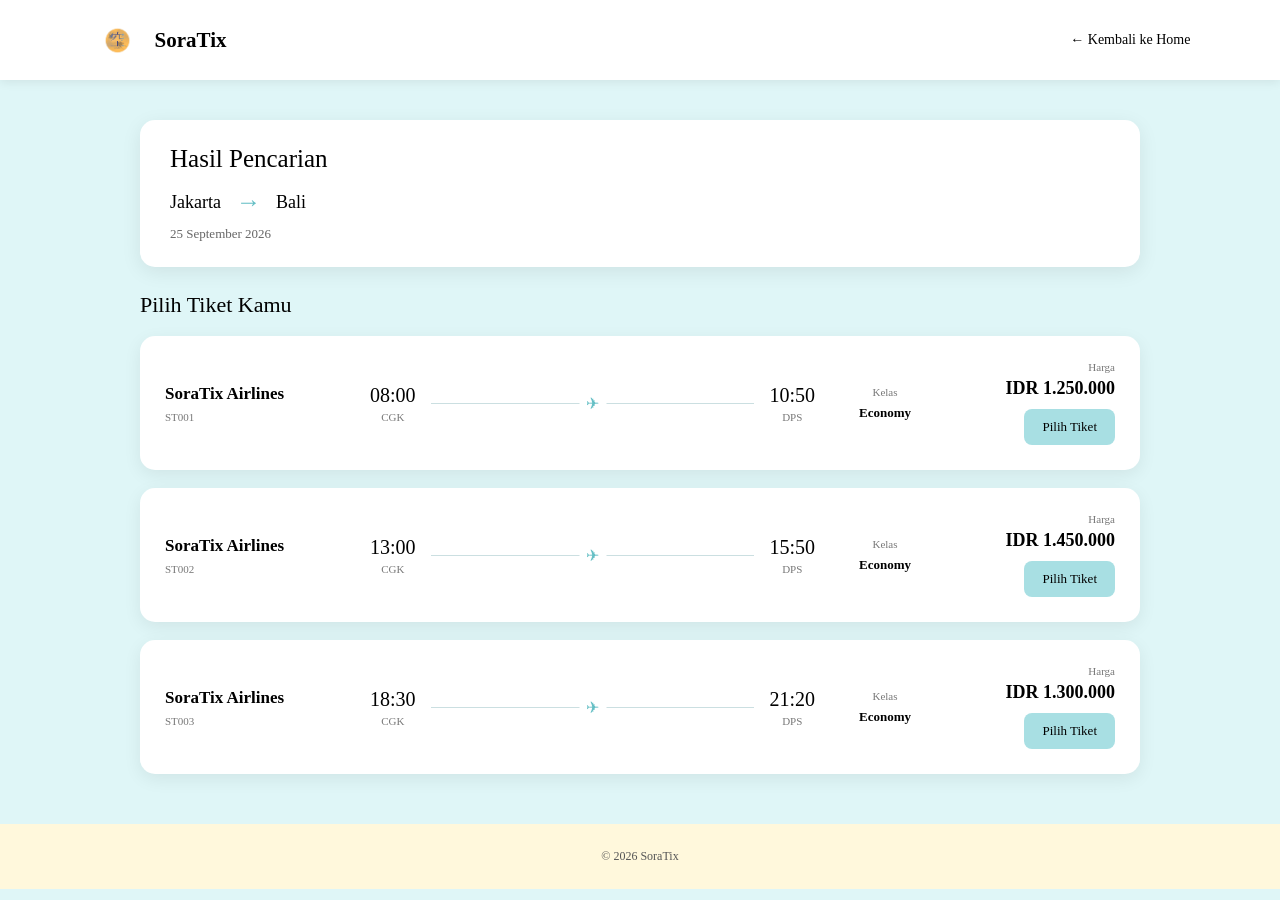
<file: soratix/hasil.html>
<!DOCTYPE html>
<html lang="id">

<head>

    <meta charset="UTF-8">

    <meta
        name="viewport"
        content="width=device-width, initial-scale=1.0">

    <title>Hasil Pencarian - SoraTix</title>


    <style>

        * {
            margin: 0;
            padding: 0;
            box-sizing: border-box;
        }


        body {

            font-family:
                Georgia,
                "Times New Roman",
                serif;

            background-color: #dff6f7;

            color: #000000;

            min-height: 100vh;
        }


        /* =========================
           HEADER
        ========================== */

        .header {

            width: 100%;

            height: 80px;

            background-color: #ffffff;

            display: flex;

            align-items: center;

            justify-content: space-between;

            padding: 0 7%;

            box-shadow:
                0 2px 10px
                rgba(0, 0, 0, 0.08);
        }


        .logo {

            display: flex;

            align-items: center;

            gap: 10px;
        }


        .logo img {

            width: 55px;

            height: 55px;

            object-fit: contain;
        }


        .logo span {

            font-size: 21px;

            font-weight: bold;
        }


        .back-home {

            color: #000000;

            text-decoration: none;

            font-size: 14px;
        }


        .back-home:hover {

            text-decoration: underline;
        }


        /* =========================
           CONTAINER
        ========================== */

        .container {

            width: 90%;

            max-width: 1000px;

            margin: 40px auto;
        }


        /* =========================
           SEARCH INFO
        ========================== */

        .search-info {

            background-color: #ffffff;

            border-radius: 15px;

            padding: 25px 30px;

            margin-bottom: 25px;

            box-shadow:
                0 5px 20px
                rgba(0, 0, 0, 0.08);
        }


        .search-info h1 {

            font-size: 25px;

            font-weight: normal;

            margin-bottom: 15px;
        }


        .route {

            display: flex;

            align-items: center;

            gap: 15px;

            font-size: 18px;
        }


        .route strong {

            font-weight: normal;
        }


        .arrow {

            color: #65bfc5;

            font-size: 25px;
        }


        .date {

            margin-top: 10px;

            font-size: 13px;

            color: #666666;
        }


        /* =========================
           TITLE
        ========================== */

        .result-title {

            font-size: 22px;

            font-weight: normal;

            margin-bottom: 18px;
        }


        /* =========================
           TICKET CARD
        ========================== */

        .ticket-card {

            width: 100%;

            background-color: #ffffff;

            border-radius: 15px;

            padding: 25px;

            margin-bottom: 18px;

            display: flex;

            align-items: center;

            justify-content: space-between;

            gap: 25px;

            box-shadow:
                0 5px 18px
                rgba(0, 0, 0, 0.07);

            transition: 0.2s;
        }


        .ticket-card:hover {

            transform:
                translateY(-2px);

            box-shadow:
                0 8px 22px
                rgba(0, 0, 0, 0.10);
        }


        /* =========================
           AIRLINE
        ========================== */

        .airline {

            min-width: 180px;
        }


        .airline h3 {

            font-size: 17px;

            margin-bottom: 7px;
        }


        .ticket-code {

            font-size: 11px;

            color: #777777;
        }


        /* =========================
           TIME
        ========================== */

        .flight-time {

            display: flex;

            align-items: center;

            gap: 15px;

            flex: 1;
        }


        .time-box {

            text-align: center;
        }


        .time {

            font-size: 20px;

            margin-bottom: 4px;
        }


        .airport-code {

            font-size: 11px;

            color: #777777;
        }


        .flight-line {

            flex: 1;

            height: 1px;

            background-color: #cbdfe1;

            position: relative;
        }


        .flight-line::after {

            content: "✈";

            position: absolute;

            left: 50%;

            top: 50%;

            transform:
                translate(-50%, -50%);

            background-color: #ffffff;

            padding: 0 7px;

            color: #65bfc5;
        }


        /* =========================
           CLASS
        ========================== */

        .class-box {

            text-align: center;

            min-width: 90px;
        }


        .class-box p {

            font-size: 11px;

            color: #777777;

            margin-bottom: 5px;
        }


        .class-box strong {

            font-size: 13px;
        }


        /* =========================
           PRICE
        ========================== */

        .price-box {

            min-width: 160px;

            text-align: right;
        }


        .price-label {

            font-size: 11px;

            color: #777777;

            margin-bottom: 5px;
        }


        .price {

            font-size: 18px;

            font-weight: bold;

            margin-bottom: 10px;
        }


        .choose-btn {

            border: none;

            border-radius: 8px;

            background-color: #a8dfe3;

            padding: 10px 18px;

            font-family: inherit;

            font-size: 13px;

            cursor: pointer;
        }


        .choose-btn:hover {

            background-color: #8ed2d7;
        }


        /* =========================
           FOOTER
        ========================== */

        footer {

            width: 100%;

            background-color: #fff8dc;

            padding: 25px;

            text-align: center;

            margin-top: 50px;
        }


        footer p {

            font-size: 12px;

            color: #555555;
        }


        /* =========================
           RESPONSIVE
        ========================== */

        @media (max-width: 768px) {

            .header {

                padding: 0 5%;
            }


            .container {

                width: 94%;

                margin-top: 25px;
            }


            .ticket-card {

                flex-direction: column;

                align-items: stretch;
            }


            .airline {

                min-width: auto;
            }


            .flight-time {

                width: 100%;
            }


            .class-box {

                text-align: left;
            }


            .price-box {

                text-align: left;

                min-width: auto;
            }


            .choose-btn {

                width: 100%;
            }

        }


        @media (max-width: 480px) {

            .logo span {

                display: none;
            }


            .search-info {

                padding: 20px;
            }


            .route {

                font-size: 16px;
            }


            .flight-time {

                gap: 8px;
            }

        }

    </style>

</head>


<body>


    <!-- =========================
         HEADER
    ========================== -->

    <header class="header">


        <div class="logo">

            <img
                src="assets/logo.png"
                alt="SoraTix">

            <span>
                SoraTix
            </span>

        </div>


        <a
            href="index.html"
            class="back-home">

            ← Kembali ke Home

        </a>


    </header>



    <!-- =========================
         CONTENT
    ========================== -->

    <main class="container">


        <!-- INFO PENCARIAN -->

        <section class="search-info">


            <h1>
                Hasil Pencarian
            </h1>


            <div class="route">


                <strong id="asal">
                    Jakarta
                </strong>


                <span class="arrow">
                    →
                </span>


                <strong id="tujuan">
                    Bali
                </strong>


            </div>


            <p
                class="date"
                id="tanggal">

                25 September 2026

            </p>


        </section>



        <!-- JUDUL -->

        <h2 class="result-title">

            Pilih Tiket Kamu

        </h2>



        <!-- =========================
             TIKET 1
        ========================== -->

        <div class="ticket-card">


            <div class="airline">

                <h3>
                    SoraTix Airlines
                </h3>

                <p class="ticket-code">
                    ST001
                </p>

            </div>



            <div class="flight-time">


                <div class="time-box">

                    <div class="time">
                        08:00
                    </div>

                    <div
                        class="airport-code"
                        id="kodeAsal1">

                        CGK

                    </div>

                </div>


                <div class="flight-line"></div>


                <div class="time-box">

                    <div class="time">
                        10:50
                    </div>

                    <div
                        class="airport-code"
                        id="kodeTujuan1">

                        DPS

                    </div>

                </div>


            </div>



            <div class="class-box">

                <p>
                    Kelas
                </p>

                <strong>
                    Economy
                </strong>

            </div>



            <div class="price-box">

                <p class="price-label">
                    Harga
                </p>

                <div class="price">
                    IDR 1.250.000
                </div>


                <button
                    class="choose-btn"
                    onclick="pilihTiket(
                        'ST001',
                        'SoraTix Airlines',
                        '08:00',
                        '10:50',
                        'Economy',
                        1250000
                    )">

                    Pilih Tiket

                </button>

            </div>


        </div>



        <!-- =========================
             TIKET 2
        ========================== -->

        <div class="ticket-card">


            <div class="airline">

                <h3>
                    SoraTix Airlines
                </h3>

                <p class="ticket-code">
                    ST002
                </p>

            </div>



            <div class="flight-time">


                <div class="time-box">

                    <div class="time">
                        13:00
                    </div>

                    <div
                        class="airport-code">

                        CGK

                    </div>

                </div>


                <div class="flight-line"></div>


                <div class="time-box">

                    <div class="time">
                        15:50
                    </div>

                    <div
                        class="airport-code">

                        DPS

                    </div>

                </div>


            </div>



            <div class="class-box">

                <p>
                    Kelas
                </p>

                <strong>
                    Economy
                </strong>

            </div>



            <div class="price-box">

                <p class="price-label">
                    Harga
                </p>

                <div class="price">
                    IDR 1.450.000
                </div>


                <button
                    class="choose-btn"
                    onclick="pilihTiket(
                        'ST002',
                        'SoraTix Airlines',
                        '13:00',
                        '15:50',
                        'Economy',
                        1450000
                    )">

                    Pilih Tiket

                </button>

            </div>


        </div>



        <!-- =========================
             TIKET 3
        ========================== -->

        <div class="ticket-card">


            <div class="airline">

                <h3>
                    SoraTix Airlines
                </h3>

                <p class="ticket-code">
                    ST003
                </p>

            </div>



            <div class="flight-time">


                <div class="time-box">

                    <div class="time">
                        18:30
                    </div>

                    <div
                        class="airport-code">

                        CGK

                    </div>

                </div>


                <div class="flight-line"></div>


                <div class="time-box">

                    <div class="time">
                        21:20
                    </div>

                    <div
                        class="airport-code">

                        DPS

                    </div>

                </div>


            </div>



            <div class="class-box">

                <p>
                    Kelas
                </p>

                <strong>
                    Economy
                </strong>

            </div>



            <div class="price-box">

                <p class="price-label">
                    Harga
                </p>

                <div class="price">
                    IDR 1.300.000
                </div>


                <button
                    class="choose-btn"
                    onclick="pilihTiket(
                        'ST003',
                        'SoraTix Airlines',
                        '18:30',
                        '21:20',
                        'Economy',
                        1300000
                    )">

                    Pilih Tiket

                </button>

            </div>


        </div>


    </main>



    <!-- =========================
         FOOTER
    ========================== -->

    <footer>

        <p>
            © 2026 SoraTix
        </p>

    </footer>



    <script>

        /* =========================
           AMBIL DATA PENCARIAN
        ========================== */

        const departureCity =
            localStorage.getItem(
                "departureCity"
            );


        const destinationCity =
            localStorage.getItem(
                "destinationCity"
            );


        const departureCode =
            localStorage.getItem(
                "departureCode"
            );


        const destinationCode =
            localStorage.getItem(
                "destinationCode"
            );


        const travelDate =
            localStorage.getItem(
                "travelDate"
            );


        /* =========================
           TAMPILKAN DATA
        ========================== */

        if (departureCity) {

            document.getElementById(
                "asal"
            ).innerText =
                departureCity +
                " (" +
                departureCode +
                ")";
        }


        if (destinationCity) {

            document.getElementById(
                "tujuan"
            ).innerText =
                destinationCity +
                " (" +
                destinationCode +
                ")";
        }


        if (travelDate) {

            document.getElementById(
                "tanggal"
            ).innerText =
                travelDate;
        }


        /* =========================
           PILIH TIKET
        ========================== */

        function pilihTiket(
            kode,
            maskapai,
            jamBerangkat,
            jamTiba,
            kelas,
            harga
        ) {


            const tiket = {

                kode: kode,

                maskapai: maskapai,

                asal:
                    departureCity || "Jakarta",

                tujuan:
                    destinationCity || "Bali",

                kodeAsal:
                    departureCode || "CGK",

                kodeTujuan:
                    destinationCode || "DPS",

                tanggal:
                    travelDate || "Belum dipilih",

                jamBerangkat:
                    jamBerangkat,

                jamTiba:
                    jamTiba,

                kelas:
                    kelas,

                harga:
                    harga

            };


            /* Simpan tiket */

            localStorage.setItem(
                "tiketDipilih",
                JSON.stringify(tiket)
            );


            /* Masuk ke detail */

            window.location.href =
                "detail.html";

        }

    </script>


</body>

</html>
</file>
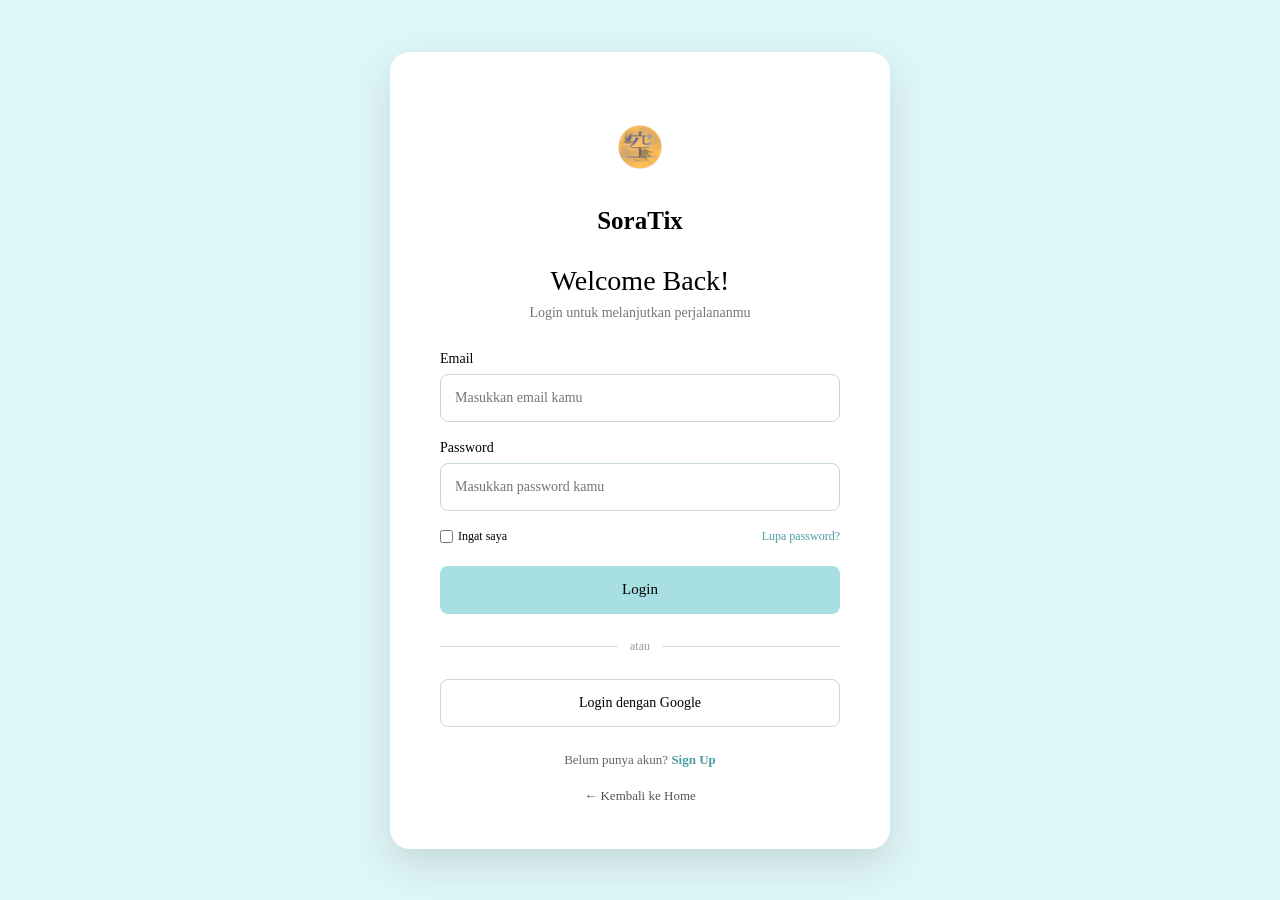
<file: soratix/login.html>
<!DOCTYPE html>
<html lang="id">

<head>

    <meta charset="UTF-8">

    <meta
        name="viewport"
        content="width=device-width, initial-scale=1.0">

    <title>Login - SoraTix</title>

    <link
        rel="stylesheet"
        href="style.css">

</head>


<body class="login-body">


    <div class="login-card">


        <!-- LOGO -->

        <div class="login-logo">

            <img
                src="assets/logo.png"
                alt="SoraTix">

            <h1>
                SoraTix
            </h1>

        </div>


        <!-- JUDUL -->

        <h2>
            Welcome Back!
        </h2>

        <p class="login-subtitle">
            Login untuk melanjutkan perjalananmu
        </p>


        <!-- FORM LOGIN -->

        <form onsubmit="login(event)">


            <!-- EMAIL -->

            <div class="input-group">

                <label for="email">
                    Email
                </label>

                <input
                    type="email"
                    id="email"
                    placeholder="Masukkan email kamu"
                    required>

            </div>


            <!-- PASSWORD -->

            <div class="input-group">

                <label for="password">
                    Password
                </label>

                <input
                    type="password"
                    id="password"
                    placeholder="Masukkan password kamu"
                    required>

            </div>


            <!-- INGAT SAYA -->

            <div class="login-options">

                <label class="remember">

                    <input
                        type="checkbox"
                        id="remember">

                    Ingat saya

                </label>


                <a href="#">
                    Lupa password?
                </a>

            </div>


            <!-- LOGIN -->

            <button
                type="submit"
                class="login-submit">

                Login

            </button>

        </form>


        <!-- GOOGLE -->

        <div class="divider">

            <span>
                atau
            </span>

        </div>


        <button
            class="google-btn"
            type="button">

            Login dengan Google

        </button>


        <!-- SIGN UP -->

        <p class="signup-text">

            Belum punya akun?

            <a href="signin.html">
                Sign Up
            </a>

        </p>


        <!-- KEMBALI -->

        <a
            href="index.html"
            class="back-home">

            ← Kembali ke Home

        </a>


    </div>


    <script>

        function login(event) {

            event.preventDefault();


            const email =
                document.getElementById(
                    "email"
                ).value.trim().toLowerCase();


            const password =
                document.getElementById(
                    "password"
                ).value;


            /*
            =================================
            AKUN ADMIN
            =================================

            Email:
            admin@soratix.com

            Password:
            admin123
            */


            const adminEmail =
                "admin@soratix.com";


            const adminPassword =
                "admin123";


            /* ===============================
               CEK ADMIN
            =============================== */

            if (
                email === adminEmail &&
                password === adminPassword
            ) {

                localStorage.setItem(
                    "isLogin",
                    "true"
                );


                localStorage.setItem(
                    "role",
                    "admin"
                );


                localStorage.setItem(
                    "userEmail",
                    email
                );


                alert(
                    "Login sebagai Admin berhasil!"
                );


                window.location.href =
                    "admin.html";


                return;
            }


            /* ===============================
               LOGIN CUSTOMER
            =============================== */

            const savedEmail =
                localStorage.getItem(
                    "userEmail"
                );


            const savedPassword =
                localStorage.getItem(
                    "userPassword"
                );


            if (
                email === savedEmail &&
                password === savedPassword
            ) {

                localStorage.setItem(
                    "isLogin",
                    "true"
                );


                localStorage.setItem(
                    "role",
                    "customer"
                );


                alert(
                    "Login berhasil!"
                );


                window.location.href =
                    "index.html";


                return;
            }


            /* ===============================
               LOGIN GAGAL
            =============================== */

            alert(
                "Email atau password salah."
            );

        }

    </script>


</body>

</html>
</file>
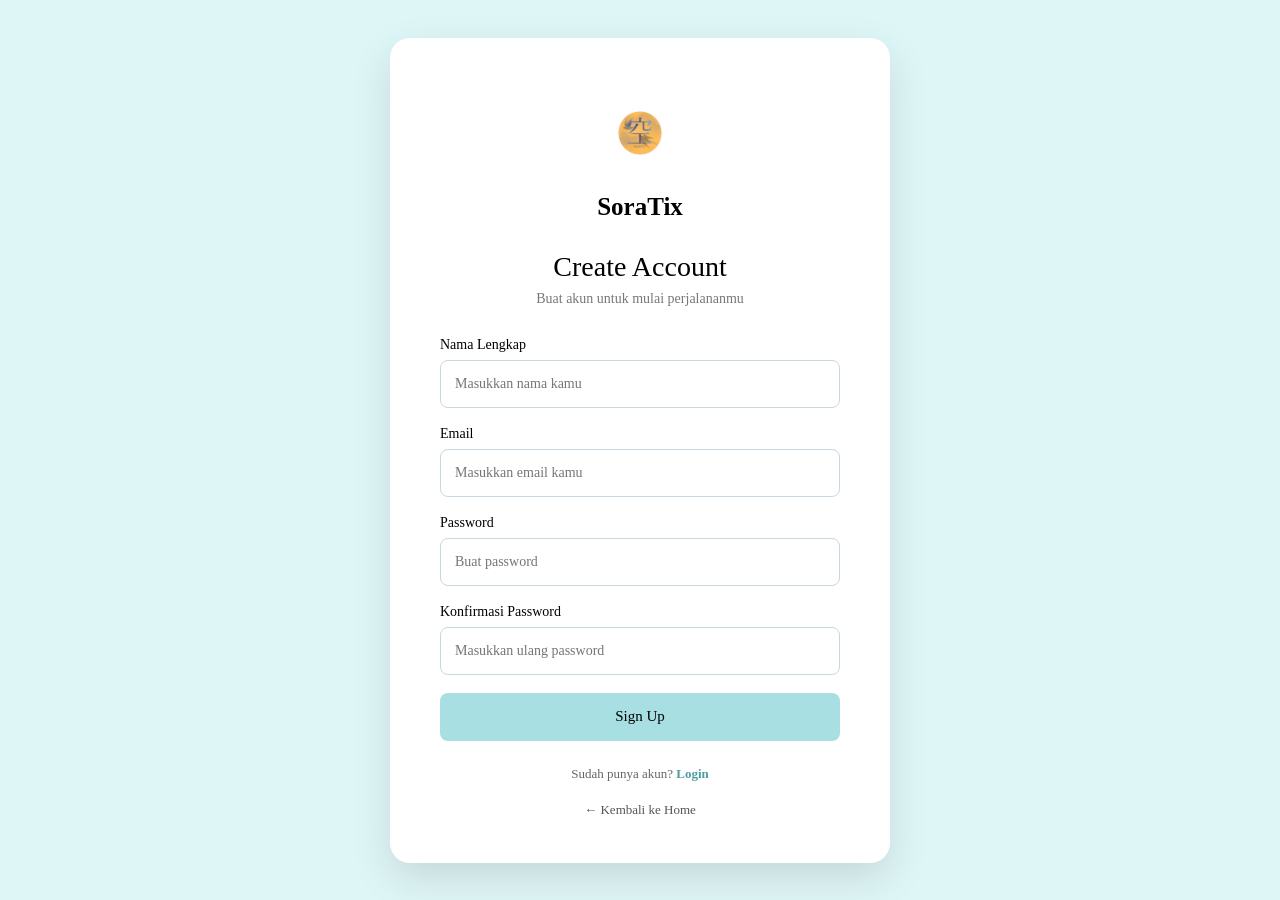
<file: soratix/signin.html>
<!DOCTYPE html>
<html lang="id">

<head>
    <meta charset="UTF-8">

    <meta
        name="viewport"
        content="width=device-width, initial-scale=1.0">

    <title>Sign Up - SoraTix</title>

    <link
        rel="stylesheet"
        href="style.css">
</head>

<body class="login-body">

    <div class="login-card">

        <!-- LOGO -->

        <div class="login-logo">

            <img
                src="assets/logo.png"
                alt="SoraTix">

            <h1>
                SoraTix
            </h1>

        </div>


        <!-- JUDUL -->

        <h2>
            Create Account
        </h2>

        <p class="login-subtitle">
            Buat akun untuk mulai perjalananmu
        </p>


        <!-- FORM -->

        <form onsubmit="signup(event)">

            <div class="input-group">

                <label for="name">
                    Nama Lengkap
                </label>

                <input
                    type="text"
                    id="name"
                    placeholder="Masukkan nama kamu"
                    required>

            </div>


            <div class="input-group">

                <label for="email">
                    Email
                </label>

                <input
                    type="email"
                    id="email"
                    placeholder="Masukkan email kamu"
                    required>

            </div>


            <div class="input-group">

                <label for="password">
                    Password
                </label>

                <input
                    type="password"
                    id="password"
                    placeholder="Buat password"
                    required>

            </div>


            <div class="input-group">

                <label for="confirmPassword">
                    Konfirmasi Password
                </label>

                <input
                    type="password"
                    id="confirmPassword"
                    placeholder="Masukkan ulang password"
                    required>

            </div>


            <button
                type="submit"
                class="login-submit">

                Sign Up

            </button>

        </form>


        <!-- LOGIN -->

        <p class="signup-text">

            Sudah punya akun?

            <a href="login.html">
                Login
            </a>

        </p>


        <!-- KEMBALI -->

        <a
            href="index.html"
            class="back-home">

            ← Kembali ke Home

        </a>

    </div>


    <script>

        function signup(event) {

            event.preventDefault();


            const name =
                document.getElementById("name").value;

            const email =
                document.getElementById("email").value;

            const password =
                document.getElementById("password").value;

            const confirmPassword =
                document.getElementById("confirmPassword").value;


            /* Cek password */

            if (password !== confirmPassword) {

                alert(
                    "Password dan konfirmasi password tidak sama."
                );

                return;
            }


            /* Simpan akun sementara */

            localStorage.setItem(
                "userName",
                name
            );

            localStorage.setItem(
                "userEmail",
                email
            );

            localStorage.setItem(
                "userPassword",
                password
            );


            alert(
                "Akun berhasil dibuat!"
            );


            /* Balik ke login */

            window.location.href =
                "login.html";

        }

    </script>

</body>

</html>
</file>
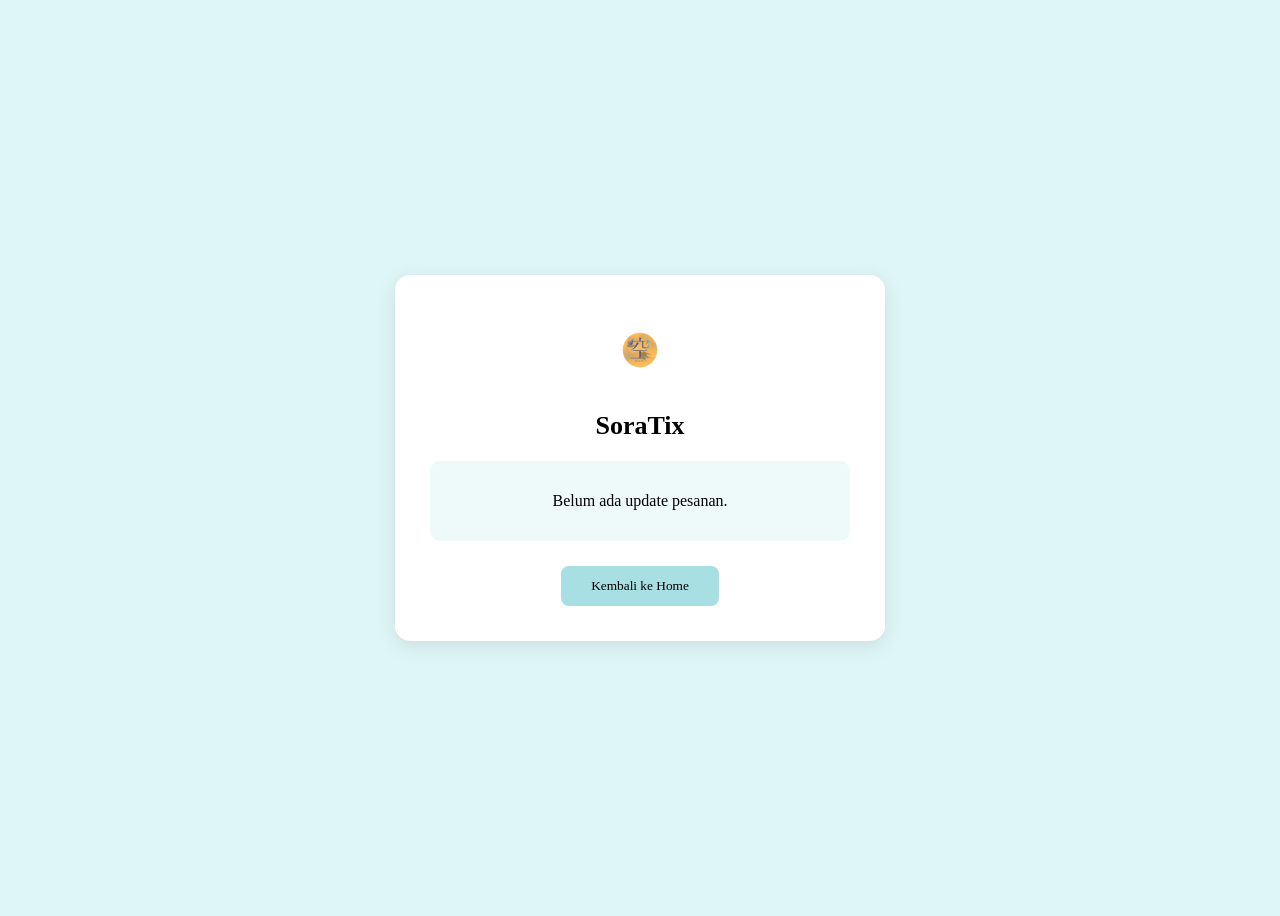
<file: soratix/status-pesanan.html>
<!DOCTYPE html>
<html>

<head>

<title>Status Pesanan - SoraTix</title>


<style>

body{

font-family:Georgia,serif;

background:#dff6f7;

height:100vh;

display:flex;

justify-content:center;

align-items:center;

}


.card{

background:white;

width:420px;

padding:35px;

border-radius:15px;

text-align:center;

box-shadow:
0 5px 20px rgba(0,0,0,.1);

}


.logo img{

width:80px;

}


h1{

font-size:26px;

}


#status{

margin-top:20px;

padding:15px;

border-radius:10px;

background:#eefafa;

}


button{

margin-top:25px;

background:#a8dfe3;

border:none;

padding:12px 30px;

border-radius:8px;

cursor:pointer;

font-family:inherit;

}


</style>

</head>


<body>


<div class="card">


<div class="logo">

<img src="assets/logo.png">

</div>


<h1>
SoraTix
</h1>


<div id="status">

</div>


<button onclick="home()">

Kembali ke Home

</button>


</div>



<script>


let notif =
JSON.parse(
localStorage.getItem(
"notifCustomer"
));


let box =
document.getElementById(
"status"
);



if(notif){


box.innerHTML = `

<h3>
${notif.judul}
</h3>


<p>
${notif.pesan}
</p>


<small>
${notif.waktu}
</small>

`;


}

else{


box.innerHTML=

`
<p>
Belum ada update pesanan.
</p>
`;

}



function home(){

window.location.href=
"index.html";

}


</script>



</body>

</html>
</file>
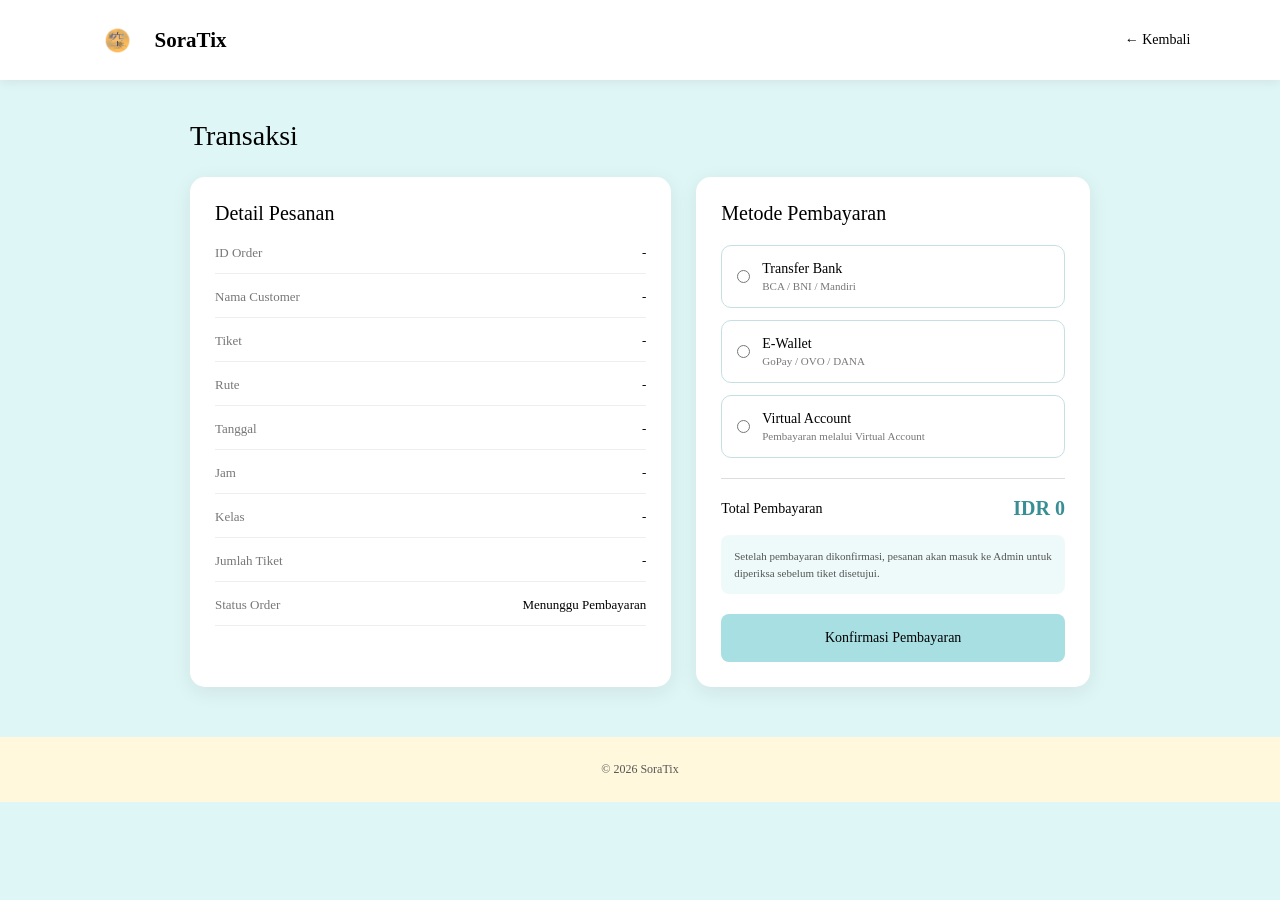
<file: soratix/transaksi.html>
<!DOCTYPE html>
<html lang="id">

<head>

    <meta charset="UTF-8">

    <meta name="viewport" content="width=device-width, initial-scale=1.0">

    <title>Transaksi - SoraTix</title>


    <style>

        * {
            margin: 0;
            padding: 0;
            box-sizing: border-box;
        }

        body {
            font-family: Georgia, "Times New Roman", serif;
            background-color: #dff6f7;
            color: #000000;
            min-height: 100vh;
        }


        /* =========================
           HEADER
        ========================== */

        .header {
            width: 100%;
            height: 80px;

            background-color: #ffffff;

            display: flex;
            align-items: center;
            justify-content: space-between;

            padding: 0 7%;

            box-shadow:
                0 2px 10px rgba(0, 0, 0, 0.08);
        }

        .logo {
            display: flex;
            align-items: center;
            gap: 10px;
        }

        .logo img {
            width: 55px;
            height: 55px;
            object-fit: contain;
        }

        .logo span {
            font-size: 21px;
            font-weight: bold;
        }

        .back-btn {
            color: #000000;
            text-decoration: none;
            font-size: 14px;
        }

        .back-btn:hover {
            text-decoration: underline;
        }


        /* =========================
           CONTAINER
        ========================== */

        .container {
            width: 90%;
            max-width: 900px;
            margin: 40px auto;
        }

        .page-title {
            font-size: 28px;
            font-weight: normal;
            margin-bottom: 25px;
        }


        /* =========================
           LAYOUT
        ========================== */

        .content {
            display: grid;
            grid-template-columns: 1.1fr 0.9fr;
            gap: 25px;
        }


        /* =========================
           CARD
        ========================== */

        .card {
            background-color: #ffffff;
            border-radius: 15px;
            padding: 25px;

            box-shadow:
                0 5px 20px rgba(0, 0, 0, 0.08);
        }

        .card-title {
            font-size: 20px;
            font-weight: normal;
            margin-bottom: 20px;
        }


        /* =========================
           DATA ORDER
        ========================== */

        .order-info {
            display: flex;
            flex-direction: column;
            gap: 15px;
        }

        .info-row {
            display: flex;
            justify-content: space-between;
            gap: 20px;

            font-size: 13px;

            padding-bottom: 12px;

            border-bottom:
                1px solid #eeeeee;
        }

        .info-row span:first-child {
            color: #777777;
        }

        .info-row span:last-child {
            text-align: right;
        }


        /* =========================
           METODE PEMBAYARAN
        ========================== */

        .payment-option {
            width: 100%;

            border: 1px solid #c6dfe1;

            border-radius: 10px;

            padding: 15px;

            margin-bottom: 12px;

            cursor: pointer;

            display: flex;
            align-items: center;

            gap: 12px;

            transition: 0.2s;
        }

        .payment-option:hover {
            background-color: #eefafa;
            border-color: #8ed2d7;
        }

        .payment-option input {
            accent-color: #65bfc5;
        }

        .payment-name {
            font-size: 14px;
        }

        .payment-desc {
            display: block;

            font-size: 11px;

            color: #777777;

            margin-top: 3px;
        }


        /* =========================
           TOTAL
        ========================== */

        .total-box {
            border-top:
                1px solid #dddddd;

            margin-top: 20px;

            padding-top: 18px;

            display: flex;

            justify-content: space-between;

            align-items: center;
        }

        .total-label {
            font-size: 14px;
        }

        .total-price {
            font-size: 20px;
            font-weight: bold;
            color: #388e94;
        }


        /* =========================
           BUTTON
        ========================== */

        .pay-btn {
            width: 100%;

            height: 48px;

            border: none;

            border-radius: 8px;

            background-color: #a8dfe3;

            font-family: inherit;

            font-size: 14px;

            cursor: pointer;

            margin-top: 20px;
        }

        .pay-btn:hover {
            background-color: #8ed2d7;
        }


        /* =========================
           NOTICE
        ========================== */

        .notice {
            background-color: #eefafa;

            border-radius: 8px;

            padding: 13px;

            margin-top: 15px;

            font-size: 11px;

            line-height: 1.5;

            color: #555555;
        }


        /* =========================
           FOOTER
        ========================== */

        footer {
            width: 100%;

            background-color: #fff8dc;

            text-align: center;

            padding: 25px;

            margin-top: 50px;
        }

        footer p {
            font-size: 12px;
            color: #555555;
        }


        /* =========================
           RESPONSIVE
        ========================== */

        @media (max-width: 750px) {

            .content {
                grid-template-columns: 1fr;
            }

        }

        @media (max-width: 480px) {

            .header {
                padding: 0 5%;
            }

            .logo span {
                display: none;
            }

            .container {
                width: 94%;
                margin-top: 25px;
            }

            .card {
                padding: 20px;
            }

        }

    </style>

</head>


<body>


    <!-- =========================
         HEADER
    ========================== -->

    <header class="header">

        <div class="logo">

            <img
                src="assets/logo.png"
                alt="SoraTix">

            <span>
                SoraTix
            </span>

        </div>


        <a
            href="detail.html"
            class="back-btn">

            ← Kembali

        </a>

    </header>



    <!-- =========================
         CONTENT
    ========================== -->

    <main class="container">


        <h1 class="page-title">
            Transaksi
        </h1>


        <div class="content">


            <!-- =====================
                 DETAIL ORDER
            ====================== -->

            <div class="card">

                <h2 class="card-title">
                    Detail Pesanan
                </h2>


                <div class="order-info">


                    <div class="info-row">

                        <span>
                            ID Order
                        </span>

                        <span id="idOrder">
                            -
                        </span>

                    </div>


                    <div class="info-row">

                        <span>
                            Nama Customer
                        </span>

                        <span id="customer">
                            -
                        </span>

                    </div>


                    <div class="info-row">

                        <span>
                            Tiket
                        </span>

                        <span id="kodeTiket">
                            -
                        </span>

                    </div>


                    <div class="info-row">

                        <span>
                            Rute
                        </span>

                        <span id="rute">
                            -
                        </span>

                    </div>


                    <div class="info-row">

                        <span>
                            Tanggal
                        </span>

                        <span id="tanggal">
                            -
                        </span>

                    </div>


                    <div class="info-row">

                        <span>
                            Jam
                        </span>

                        <span id="jam">
                            -
                        </span>

                    </div>


                    <div class="info-row">

                        <span>
                            Kelas
                        </span>

                        <span id="kelas">
                            -
                        </span>

                    </div>


                    <div class="info-row">

                        <span>
                            Jumlah Tiket
                        </span>

                        <span id="jumlah">
                            -
                        </span>

                    </div>


                    <div class="info-row">

                        <span>
                            Status Order
                        </span>

                        <span id="status">
                            Menunggu Pembayaran
                        </span>

                    </div>


                </div>

            </div>



            <!-- =====================
                 PEMBAYARAN
            ====================== -->

            <div class="card">

                <h2 class="card-title">
                    Metode Pembayaran
                </h2>


                <label class="payment-option">

                    <input
                        type="radio"
                        name="payment"
                        value="Transfer Bank">

                    <div>

                        <div class="payment-name">
                            Transfer Bank
                        </div>

                        <span class="payment-desc">
                            BCA / BNI / Mandiri
                        </span>

                    </div>

                </label>


                <label class="payment-option">

                    <input
                        type="radio"
                        name="payment"
                        value="E-Wallet">

                    <div>

                        <div class="payment-name">
                            E-Wallet
                        </div>

                        <span class="payment-desc">
                            GoPay / OVO / DANA
                        </span>

                    </div>

                </label>


                <label class="payment-option">

                    <input
                        type="radio"
                        name="payment"
                        value="Virtual Account">

                    <div>

                        <div class="payment-name">
                            Virtual Account
                        </div>

                        <span class="payment-desc">
                            Pembayaran melalui Virtual Account
                        </span>

                    </div>

                </label>



                <div class="total-box">

                    <span class="total-label">
                        Total Pembayaran
                    </span>

                    <span
                        class="total-price"
                        id="total">

                        IDR 0

                    </span>

                </div>



                <div class="notice">

                    Setelah pembayaran dikonfirmasi,
                    pesanan akan masuk ke Admin untuk
                    diperiksa sebelum tiket disetujui.

                </div>



                <button
                    class="pay-btn"
                    onclick="konfirmasiPembayaran()">

                    Konfirmasi Pembayaran

                </button>


            </div>


        </div>

    </main>



    <footer>

        <p>
            © 2026 SoraTix
        </p>

    </footer>



    <script>


        /* =========================
           AMBIL DATA ORDER
        ========================== */

        const order =
            JSON.parse(
                localStorage.getItem(
                    "orderTerbaru"
                )
            );


        /* =========================
           TAMPILKAN DATA
        ========================== */

        if (order) {


            document.getElementById(
                "idOrder"
            ).innerText =
                order.idOrder;


            document.getElementById(
                "customer"
            ).innerText =
                order.customer;


            document.getElementById(
                "kodeTiket"
            ).innerText =
                order.kodeTiket;


            document.getElementById(
                "rute"
            ).innerText =
                order.asal +
                " (" +
                order.kodeAsal +
                ") → " +
                order.tujuan +
                " (" +
                order.kodeTujuan +
                ")";


            document.getElementById(
                "tanggal"
            ).innerText =
                order.tanggal;


            document.getElementById(
                "jam"
            ).innerText =
                order.jamBerangkat +
                " - " +
                order.jamTiba;


            document.getElementById(
                "kelas"
            ).innerText =
                order.kelas;


            document.getElementById(
                "jumlah"
            ).innerText =
                order.jumlah +
                " tiket";


            document.getElementById(
                "status"
            ).innerText =
                order.status;


            document.getElementById(
                "total"
            ).innerText =
                formatRupiah(
                    order.total
                );

        }



        /* =========================
           FORMAT RUPIAH
        ========================== */

        function formatRupiah(angka) {

            return "IDR " +
                Number(angka)
                    .toLocaleString("id-ID");

        }



        /* =========================
           KONFIRMASI PEMBAYARAN
        ========================== */

        function konfirmasiPembayaran() {


            if (!order) {

                alert(
                    "Data order tidak ditemukan."
                );

                return;

            }


            const metode =
                document.querySelector(
                    'input[name="payment"]:checked'
                );


            if (!metode) {

                alert(
                    "Silakan pilih metode pembayaran terlebih dahulu."
                );

                return;

            }



            /* =====================
               UPDATE ORDER
            ====================== */

            order.metodePembayaran =
                metode.value;


            order.status =
                "Menunggu Konfirmasi Admin";


            order.statusTransaksi =
                "Menunggu Konfirmasi";


            order.idTransaksi =
                "TRX" +
                Date.now();



            /* =====================
               SIMPAN ORDER
            ====================== */

            localStorage.setItem(
                "orderTerbaru",
                JSON.stringify(order)
            );



            /* =====================
               SIMPAN TRANSAKSI
            ====================== */

            localStorage.setItem(
                "transaksiTerbaru",
                JSON.stringify({

                    idTransaksi:
                        order.idTransaksi,

                    idOrder:
                        order.idOrder,

                    customer:
                        order.customer,

                    total:
                        order.total,

                    metodePembayaran:
                        order.metodePembayaran,

                    status:
                        "Menunggu Konfirmasi Admin"

                })
            );



            alert(
                "Pembayaran berhasil dikirim. Pesanan menunggu konfirmasi Admin."
            );


            /* =====================
               KEMBALI KE HOME
            ====================== */

           window.location.href =
            "status-pesanan.html";

        }


    </script>


</body>

</html>
</file>
<file: soratix/style.css>
* {
    margin: 0;
    padding: 0;
    box-sizing: border-box;
}


html,
body {
    width: 100%;
    min-height: 100%;
}


body {
    font-family: Georgia, "Times New Roman", serif;
    background-color: #ffffff;
    color: #000000;
}


button,
input {
    font-family: inherit;
}


/* =================================
   PAGE
================================= */

.page {
    width: 100%;
    min-height: 100vh;
    background-color: #dff6f7;
}


/* =================================
   HERO
================================= */

.hero {
    width: 100%;
    height: 300px;
    position: relative;
    overflow: hidden;
}


.hero > img {
    width: 100%;
    height: 100%;
    object-fit: cover;
    display: block;
}


/* =================================
   NAVBAR
================================= */

.navbar {
    position: absolute;
    top: 0;
    left: 0;

    width: 100%;
    height: 100%;

    display: flex;
    align-items: center;
    justify-content: center;

    padding: 0;
}


/* =================================
   LOGO
================================= */

.logo {
    position: absolute;

    top: 45px;
    left: 50%;

    transform: translateX(-50%);

    display: flex;
    align-items: center;
    justify-content: center;
}


.logo img {
    width: 90px;
    height: 90px;

    object-fit: contain;

    display: block;
}


/* =================================
   LOGIN / LOGOUT
================================= */

.login-area {
    position: absolute;

    top: 35px;
    right: 7%;

    display: flex;
    align-items: center;
}


.login-btn {
    color: #000000;

    text-decoration: none;

    font-size: 15px;
}


.login-btn:hover {
    text-decoration: underline;
}


.logout-btn {
    border: none;

    background-color: transparent;

    color: #000000;

    font-family: inherit;

    font-size: 15px;

    cursor: pointer;
}


.logout-btn:hover {
    text-decoration: underline;
}

/* =================================
   LOGIN PAGE
================================= */

.login-body {
    width: 100%;
    min-height: 100vh;

    background-color: #dff6f7;

    display: flex;

    align-items: center;

    justify-content: center;

    padding: 30px;
}


/* =================================
   LOGIN CARD
================================= */

.login-card {

    width: 100%;

    max-width: 500px;

    background-color: #ffffff;

    border-radius: 20px;

    padding: 45px 50px;

    box-shadow:
        0 15px 40px
        rgba(0, 0, 0, 0.12);

}


/* =================================
   LOGIN LOGO
================================= */

.login-logo {

    display: flex;

    flex-direction: column;

    align-items: center;

    justify-content: center;

    margin-bottom: 30px;

}


.login-logo img {

    width: 100px;

    height: 100px;

    object-fit: contain;

    display: block;

    margin-bottom: 10px;

}


.login-logo h1 {

    font-size: 25px;

    font-weight: bold;

    margin: 0;

}


/* =================================
   LOGIN TITLE
================================= */

.login-card h2 {

    text-align: center;

    font-size: 28px;

    font-weight: normal;

    margin-bottom: 8px;

}


.login-subtitle {

    text-align: center;

    font-size: 14px;

    color: #777777;

    margin-bottom: 30px;

}


/* =================================
   INPUT
================================= */

.input-group {

    margin-bottom: 18px;

}


.input-group label {

    display: block;

    font-size: 14px;

    margin-bottom: 7px;

}


.input-group input {

    width: 100%;

    height: 48px;

    padding: 0 14px;

    border: 1px solid #c6d7df;

    border-radius: 8px;

    outline: none;

    font-size: 14px;

    background-color: #ffffff;

}


.input-group input:focus {

    border-color: #8acfd4;

}


/* =================================
   LOGIN OPTIONS
================================= */

.login-options {

    display: flex;

    justify-content: space-between;

    align-items: center;

    margin-bottom: 22px;

    font-size: 12px;

}


.remember {

    display: flex;

    align-items: center;

    gap: 5px;

}


.login-options a {

    color: #4b9da2;

    text-decoration: none;

}


.login-options a:hover {

    text-decoration: underline;

}


/* =================================
   LOGIN BUTTON
================================= */

.login-submit {

    width: 100%;

    height: 48px;

    border: none;

    border-radius: 8px;

    background-color: #a8dfe3;

    color: #000000;

    font-size: 15px;

    cursor: pointer;

}


.login-submit:hover {

    background-color: #8ed2d7;

}


/* =================================
   DIVIDER
================================= */

.divider {

    display: flex;

    align-items: center;

    gap: 12px;

    margin: 25px 0;

    color: #999999;

    font-size: 12px;

}


.divider::before,
.divider::after {

    content: "";

    height: 1px;

    background-color: #dddddd;

    flex: 1;

}


/* =================================
   GOOGLE
================================= */

.google-btn {

    width: 100%;

    height: 48px;

    border: 1px solid #d5d5d5;

    border-radius: 8px;

    background-color: #ffffff;

    cursor: pointer;

    font-size: 14px;

}


.google-btn:hover {

    background-color: #f7f7f7;

}


/* =================================
   SIGN UP
================================= */

.signup-text {

    text-align: center;

    font-size: 13px;

    margin-top: 25px;

    color: #666666;

}


.signup-text a {

    color: #4b9da2;

    font-weight: bold;

    text-decoration: none;

}


.signup-text a:hover {

    text-decoration: underline;

}


/* =================================
   BACK HOME
================================= */

.back-home {

    display: block;

    text-align: center;

    margin-top: 20px;

    color: #555555;

    font-size: 13px;

    text-decoration: none;

}


.back-home:hover {

    text-decoration: underline;

}


/* =================================
   LOGIN RESPONSIVE
================================= */

@media (max-width: 600px) {

    .login-body {

        padding: 20px;

    }


    .login-card {

        padding: 35px 25px;

        border-radius: 15px;

    }


    .login-card h2 {

        font-size: 24px;

    }


    .login-logo img {

        width: 85px;

        height: 85px;

    }

}

/* =================================
   SEARCH
================================= */

.search-container {
    width: 80%;
    max-width: 900px;

    margin: -80px auto 0;

    position: relative;
    z-index: 5;

    background-color: #ffffff;

    border-radius: 15px;

    padding: 25px;

    box-shadow:
        0 10px 25px rgba(0, 0, 0, 0.12);
}


.search-container h2 {
    font-size: 22px;
    font-weight: normal;

    margin-bottom: 20px;
}


.search-form {
    width: 100%;

    display: flex;
    align-items: center;

    gap: 10px;
}


/* =================================
   LOCATION
================================= */

.location-box,
.date-box {

    flex: 1;

    min-width: 0;

    height: 53px;

    border: 1px solid #b7cfe0;

    border-radius: 8px;

    background-color: #ffffff;

    display: flex;
    align-items: center;

    text-align: left;

    padding: 8px 12px;

    cursor: pointer;
}


.location-box:hover,
.date-box:hover {

    border-color: #80cdd2;
}


.icon {
    font-size: 20px;

    margin-right: 10px;
}


.field-content {

    display: flex;

    flex-direction: column;

    overflow: hidden;
}


.field-label {

    font-size: 10px;

    color: #777777;

    margin-bottom: 3px;
}


.field-value {

    font-size: 14px;

    white-space: nowrap;

    overflow: hidden;

    text-overflow: ellipsis;
}


/* =================================
   SWAP
================================= */

.swap-btn {

    width: 31px;
    height: 31px;

    flex-shrink: 0;

    border-radius: 50%;

    border: 1px solid #9bd7db;

    background-color: #e1f7f8;

    cursor: pointer;

    font-size: 18px;

    z-index: 2;
}


.swap-btn:hover {

    background-color: #c9eef0;
}


/* =================================
   SEARCH BUTTON
================================= */

.search-btn {

    display: block;

    margin: 13px 0 0 auto;

    padding: 10px 18px;

    border: none;

    border-radius: 8px;

    background-color: #a8dfe3;

    cursor: pointer;

    font-size: 13px;
}


.search-btn:hover {

    background-color: #8ed2d7;
}


/* =================================
   POPULER
================================= */

.popular {

    width: 100%;

    margin: 55px 0 50px;

    padding: 0 6%;
}


.popular-header {

    width: 100%;

    margin-bottom: 20px;
}


.popular-header h2 {

    font-size: 27px;

    font-weight: normal;
}


/* =================================
   CAROUSEL
================================= */

.popular-carousel {

    width: 100%;

    position: relative;
}


.popular-list {

    width: 100%;

    display: flex;

    gap: 20px;

    overflow-x: auto;

    overflow-y: hidden;

    scroll-behavior: smooth;

    padding: 5px 5px 18px;

    cursor: grab;

    scrollbar-width: none;

    user-select: none;
}


.popular-list::-webkit-scrollbar {

    display: none;
}


.popular-list:active {

    cursor: grabbing;
}


/* =================================
   CARD
================================= */

.destination-card {

    flex: 0 0 210px;

    width: 210px;

    background-color: #ffffff;

    border-radius: 12px;

    overflow: hidden;

    box-shadow:
        0 3px 12px rgba(0, 0, 0, 0.08);

    transition: transform 0.2s;
}


.destination-card:hover {

    transform: translateY(-4px);
}


.destination-card img {

    width: 100%;

    height: 125px;

    object-fit: cover;

    display: block;
}


.destination-info {

    padding: 12px;

    text-align: center;
}


.destination-info h3 {

    font-size: 16px;

    font-weight: normal;

    margin-bottom: 6px;
}


.destination-info p {

    font-size: 10px;

    margin-bottom: 4px;

    color: #777777;
}


.destination-info strong {

    font-size: 11px;
}


/* =================================
   PANAH
================================= */

.popular-arrow {

    position: absolute;

    top: 50%;

    transform: translateY(-50%);

    width: 42px;
    height: 42px;

    border: none;

    border-radius: 50%;

    background-color: #ffffff;

    box-shadow:
        0 3px 12px rgba(0, 0, 0, 0.18);

    font-size: 30px;

    line-height: 1;

    cursor: pointer;

    z-index: 10;
}


.popular-arrow:hover {

    background-color: #eafafa;
}


.popular-arrow.left {

    left: -15px;
}


.popular-arrow.right {

    right: -15px;
}


/* =================================
   FOOTER
================================= */

footer {

    width: 100%;

    min-height: 90px;

    background-color: #fff8dc;

    display: flex;

    flex-direction: column;

    align-items: center;

    justify-content: center;

    text-align: center;

    padding: 20px;
}


.footer-links {

    margin-bottom: 10px;
}


.footer-links a {

    color: #000000;

    text-decoration: none;

    font-size: 12px;

    margin: 0 4px;
}


.footer-links a:hover {

    text-decoration: underline;
}


footer p {

    font-size: 12px;
}


/* =================================
   MODAL
================================= */

.modal {

    display: none;

    position: fixed;

    z-index: 100;

    top: 0;
    left: 0;

    width: 100%;
    height: 100%;

    background-color: rgba(0, 0, 0, 0.45);

    align-items: center;

    justify-content: center;
}


.modal-content {

    width: 90%;

    max-width: 450px;

    max-height: 80vh;

    overflow-y: auto;

    background-color: #ffffff;

    border-radius: 13px;

    padding: 25px;

    box-shadow:
        0 10px 30px rgba(0, 0, 0, 0.2);
}


.modal-content h2 {

    font-size: 21px;

    font-weight: normal;

    margin-bottom: 18px;
}


.close-btn {

    float: right;

    border: none;

    background: none;

    font-size: 25px;

    cursor: pointer;
}


/* =================================
   AIRPORT
================================= */

.airport-list {

    display: flex;

    flex-direction: column;

    gap: 10px;
}


.airport-item {

    width: 100%;

    padding: 13px;

    border: 1px solid #d4e0e5;

    border-radius: 8px;

    background-color: #ffffff;

    cursor: pointer;

    text-align: left;
}


.airport-item:hover {

    background-color: #eaf9fa;

    border-color: #9ed9dc;
}


.airport-item strong {

    display: block;

    font-size: 14px;

    margin-bottom: 5px;
}


.airport-item small {

    display: block;

    font-size: 11px;

    color: #666666;
}


/* =================================
   RESPONSIVE
================================= */

@media (max-width: 768px) {

    .hero {

        height: 250px;
    }


    .logo {

        top: 40px;
    }


    .logo img {

        width: 75px;
        height: 75px;
    }


    .login-area {

        top: 25px;
        right: 5%;
    }


    .login-btn,
    .logout-btn {

        font-size: 13px;
    }


    .search-container {

        width: 90%;

        margin-top: -55px;

        padding: 20px;
    }


    .search-form {

        flex-direction: column;
    }


    .location-box,
    .date-box {

        width: 100%;
    }


    .swap-btn {

        margin: -17px auto;
    }


    .search-btn {

        width: 100%;

        margin-top: 18px;
    }


    .popular {

        padding: 0 5%;
    }


    .destination-card {

        flex: 0 0 180px;

        width: 180px;
    }


    .popular-arrow {

        display: none;
    }

}


@media (max-width: 480px) {

    .hero {

        height: 220px;
    }


    .logo {

        top: 35px;
    }


    .logo img {

        width: 65px;
        height: 65px;
    }


    .search-container {

        width: 94%;
    }


    .footer-links a {

        font-size: 11px;
    }

}
</file>
